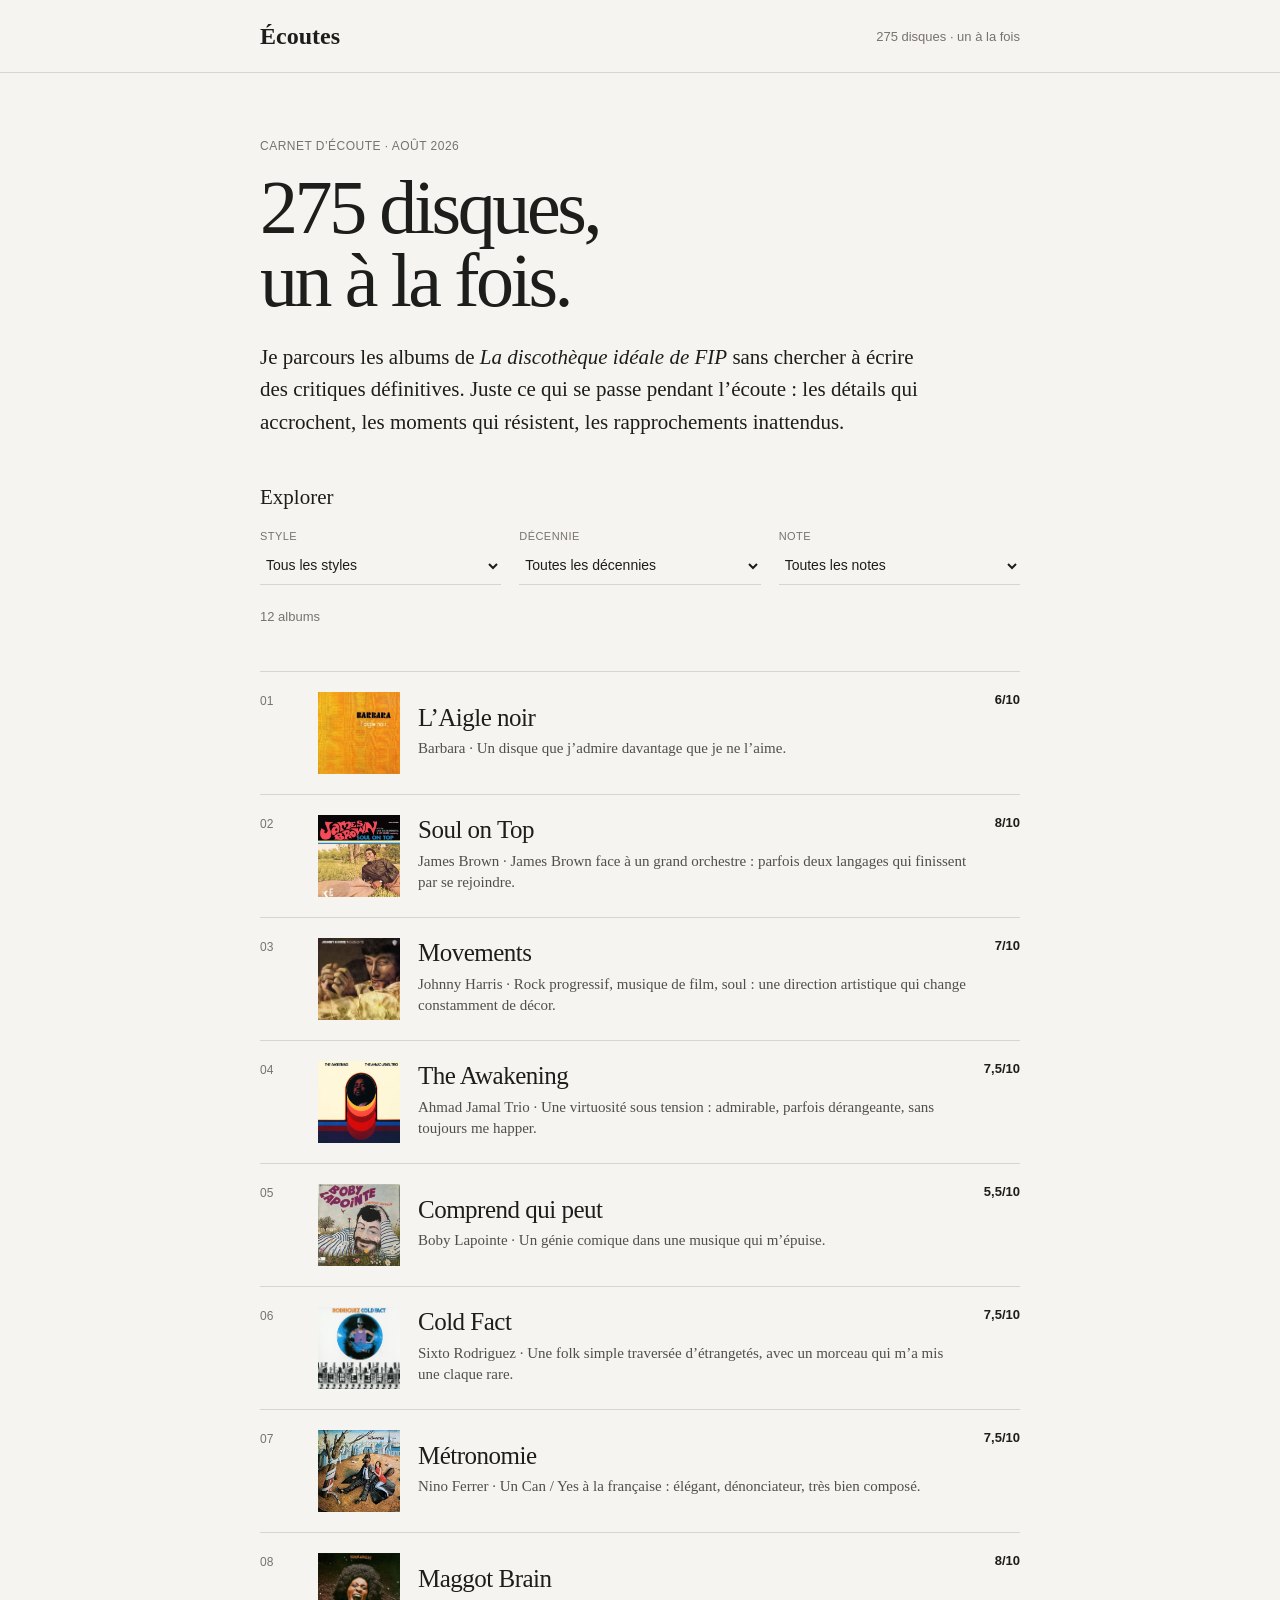
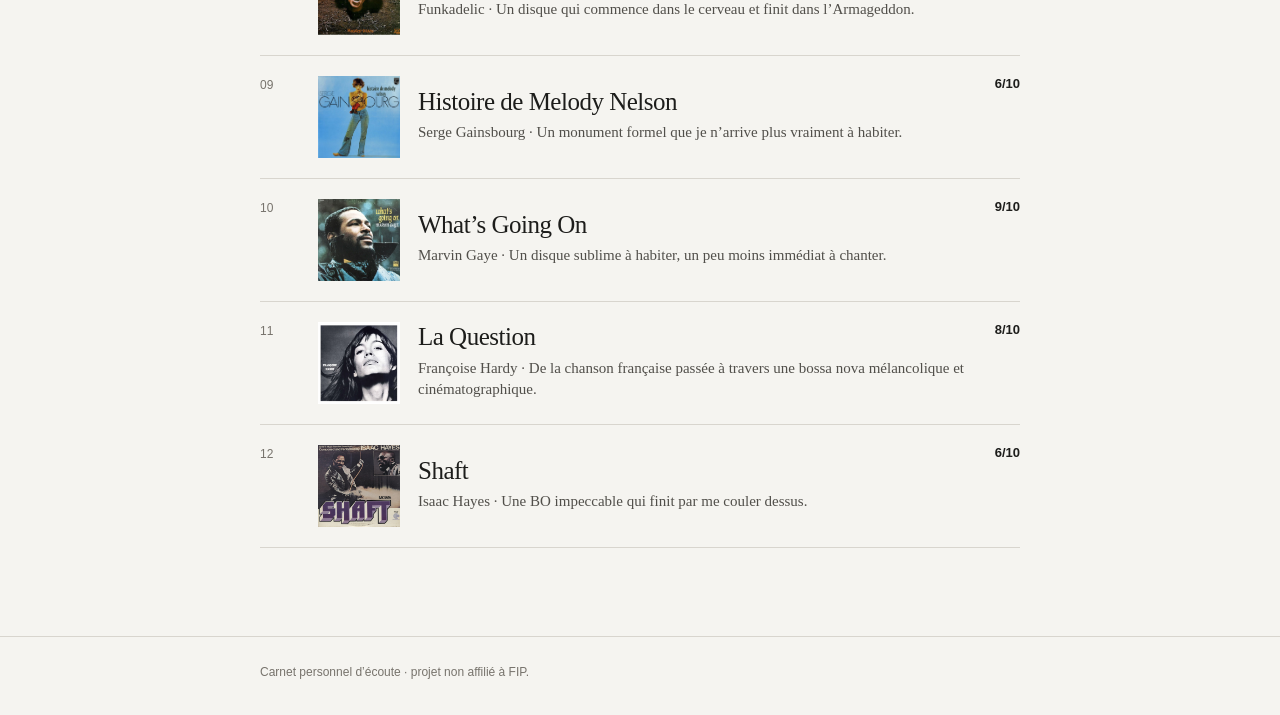
<file: index.html>
<!doctype html><html lang="fr"><head><meta charset="utf-8"><meta name="viewport" content="width=device-width, initial-scale=1"><meta name="description" content="Carnet d’écoute personnel autour de 275 albums à découvrir."><title>Écoutes — 275 disques</title><link rel="stylesheet" href="style.css"><script src="filters.js" defer></script></head><body><header><div class="wrap brand"><a href="index.html">Écoutes</a><span>275 disques · un à la fois</span></div></header><main class="wrap"><div class="meta">Carnet d’écoute · août 2026</div><h1>275 disques,<br>un à la fois.</h1><p class="lede">Je parcours les albums de <em>La discothèque idéale de FIP</em> sans chercher à écrire des critiques définitives. Juste ce qui se passe pendant l’écoute : les détails qui accrochent, les moments qui résistent, les rapprochements inattendus.</p><section class="filters" aria-labelledby="filters-title"><h2 id="filters-title">Explorer</h2><div class="filter-controls"><div class="filter-field"><label for="style-filter">Style</label><select id="style-filter" name="style" aria-controls="album-list"><option value="">Tous les styles</option></select></div><div class="filter-field"><label for="decade-filter">Décennie</label><select id="decade-filter" name="decade" aria-controls="album-list"><option value="">Toutes les décennies</option></select></div><div class="filter-field"><label for="rating-filter">Note</label><select id="rating-filter" name="rating" aria-controls="album-list"><option value="">Toutes les notes</option><option value="9">9 et plus</option><option value="8">8 et plus</option><option value="7">7 et plus</option><option value="6">6 et plus</option><option value="under-6">Moins de 6</option></select></div></div><div class="filter-summary"><p id="album-count" aria-live="polite">12 albums</p><button class="filter-reset" id="reset-filters" type="button" aria-controls="album-list" hidden>Réinitialiser</button></div></section><div class="list" id="album-list"><div class="item" data-style-tags="chanson" data-decade="1970" data-rating="6"><div class="n">01</div><a class="cover-link" href="barbara-laigle-noir.html"><img class="cover" src="covers/barbara-laigle-noir.jpg" alt="Pochette de l’album" loading="lazy"></a><div><a href="barbara-laigle-noir.html"><h2>L’Aigle noir</h2></a><p>Barbara · Un disque que j’admire davantage que je ne l’aime.</p></div><div class="score">6/10</div></div><div class="item" data-style-tags="soul funk jazz" data-decade="1970" data-rating="8"><div class="n">02</div><a class="cover-link" href="james-brown-soul-on-top.html"><img class="cover" src="covers/james-brown-soul-on-top.jpg" alt="Pochette de l’album" loading="lazy"></a><div><a href="james-brown-soul-on-top.html"><h2>Soul on Top</h2></a><p>James Brown · James Brown face à un grand orchestre : parfois deux langages qui finissent par se rejoindre.</p></div><div class="score">8/10</div></div><div class="item" data-style-tags="soul soundtrack progressive psychedelic" data-decade="1970" data-rating="7"><div class="n">03</div><a class="cover-link" href="johnny-harris-movements.html"><img class="cover" src="covers/johnny-harris-movements.png" alt="Pochette de l’album Movements de Johnny Harris" loading="lazy"></a><div><a href="johnny-harris-movements.html"><h2>Movements</h2></a><p>Johnny Harris · Rock progressif, musique de film, soul : une direction artistique qui change constamment de décor.</p></div><div class="score">7/10</div></div><div class="item" data-style-tags="jazz" data-decade="1970" data-rating="7.5"><div class="n">04</div><a class="cover-link" href="ahmad-jamal-the-awakening.html"><img class="cover" src="covers/ahmad-jamal-the-awakening.jpg" alt="Pochette de l’album" loading="lazy"></a><div><a href="ahmad-jamal-the-awakening.html"><h2>The Awakening</h2></a><p>Ahmad Jamal Trio · Une virtuosité sous tension : admirable, parfois dérangeante, sans toujours me happer.</p></div><div class="score">7,5/10</div></div><div class="item" data-style-tags="chanson" data-decade="1970" data-rating="5.5"><div class="n">05</div><a class="cover-link" href="boby-lapointe-comprend-qui-peut.html"><img class="cover" src="covers/boby-lapointe-comprend-qui-peut.webp" alt="Pochette de l’album Comprend qui peut de Boby Lapointe" loading="lazy"></a><div><a href="boby-lapointe-comprend-qui-peut.html"><h2>Comprend qui peut</h2></a><p>Boby Lapointe · Un génie comique dans une musique qui m’épuise.</p></div><div class="score">5,5/10</div></div><div class="item" data-style-tags="folk rock psychedelic" data-decade="1970" data-rating="7.5"><div class="n">06</div><a class="cover-link" href="sixto-rodriguez-cold-fact.html"><img class="cover" src="covers/sixto-rodriguez-cold-fact.jpg" alt="Pochette de l’album Cold Fact de Sixto Rodriguez" loading="lazy"></a><div><a href="sixto-rodriguez-cold-fact.html"><h2>Cold Fact</h2></a><p>Sixto Rodriguez · Une folk simple traversée d’étrangetés, avec un morceau qui m’a mis une claque rare.</p></div><div class="score">7,5/10</div></div><div class="item" data-style-tags="chanson rock progressive psychedelic" data-decade="1970" data-rating="7.5"><div class="n">07</div><a class="cover-link" href="nino-ferrer-metronomie.html"><img class="cover" src="covers/nino-ferrer-metronomie.jpg" alt="Pochette de l’album Métronomie de Nino Ferrer" loading="lazy"></a><div><a href="nino-ferrer-metronomie.html"><h2>Métronomie</h2></a><p>Nino Ferrer · Un Can / Yes à la française : élégant, dénonciateur, très bien composé.</p></div><div class="score">7,5/10</div></div><div class="item" data-style-tags="funk soul rock psychedelic" data-decade="1970" data-rating="8"><div class="n">08</div><a class="cover-link" href="funkadelic-maggot-brain.html"><img class="cover" src="covers/funkadelic-maggot-brain.jpg" alt="Pochette de l’album Maggot Brain de Funkadelic" loading="lazy"></a><div><a href="funkadelic-maggot-brain.html"><h2>Maggot Brain</h2></a><p>Funkadelic · Un disque qui commence dans le cerveau et finit dans l’Armageddon.</p></div><div class="score">8/10</div></div><div class="item" data-style-tags="chanson pop soundtrack" data-decade="1970" data-rating="6"><div class="n">09</div><a class="cover-link" href="serge-gainsbourg-histoire-de-melody-nelson.html"><img class="cover" src="covers/serge-gainsbourg-histoire-de-melody-nelson.jpg" alt="Pochette de l’album Histoire de Melody Nelson de Serge Gainsbourg" loading="lazy"></a><div><a href="serge-gainsbourg-histoire-de-melody-nelson.html"><h2>Histoire de Melody Nelson</h2></a><p>Serge Gainsbourg · Un monument formel que je n’arrive plus vraiment à habiter.</p></div><div class="score">6/10</div></div><div class="item" data-style-tags="soul funk" data-decade="1970" data-rating="9"><div class="n">10</div><a class="cover-link" href="marvin-gaye-whats-going-on.html"><img class="cover" src="covers/marvin-gaye-whats-going-on.jpg" alt="Pochette de l’album What’s Going On de Marvin Gaye" loading="lazy"></a><div><a href="marvin-gaye-whats-going-on.html"><h2>What’s Going On</h2></a><p>Marvin Gaye · Un disque sublime à habiter, un peu moins immédiat à chanter.</p></div><div class="score">9/10</div></div><div class="item" data-style-tags="chanson pop bossa" data-decade="1970" data-rating="8"><div class="n">11</div><a class="cover-link" href="francoise-hardy-la-question.html"><img class="cover" src="covers/francoise-hardy-la-question.webp" alt="Pochette de l’album La Question de Françoise Hardy" loading="lazy"></a><div><a href="francoise-hardy-la-question.html"><h2>La Question</h2></a><p>Françoise Hardy · De la chanson française passée à travers une bossa nova mélancolique et cinématographique.</p></div><div class="score">8/10</div></div><div class="item" data-style-tags="soul funk soundtrack" data-decade="1970" data-rating="6"><div class="n">12</div><a class="cover-link" href="isaac-hayes-shaft.html"><img class="cover" src="covers/isaac-hayes-shaft.jpg" alt="Pochette de l’album Shaft d’Isaac Hayes" loading="lazy"></a><div><a href="isaac-hayes-shaft.html"><h2>Shaft</h2></a><p>Isaac Hayes · Une BO impeccable qui finit par me couler dessus.</p></div><div class="score">6/10</div></div><p class="no-results" id="no-results" hidden>Aucun album ne correspond à ces filtres.</p></div></main><footer><div class="wrap">Carnet personnel d’écoute · projet non affilié à FIP.</div></footer></body></html>
</file>
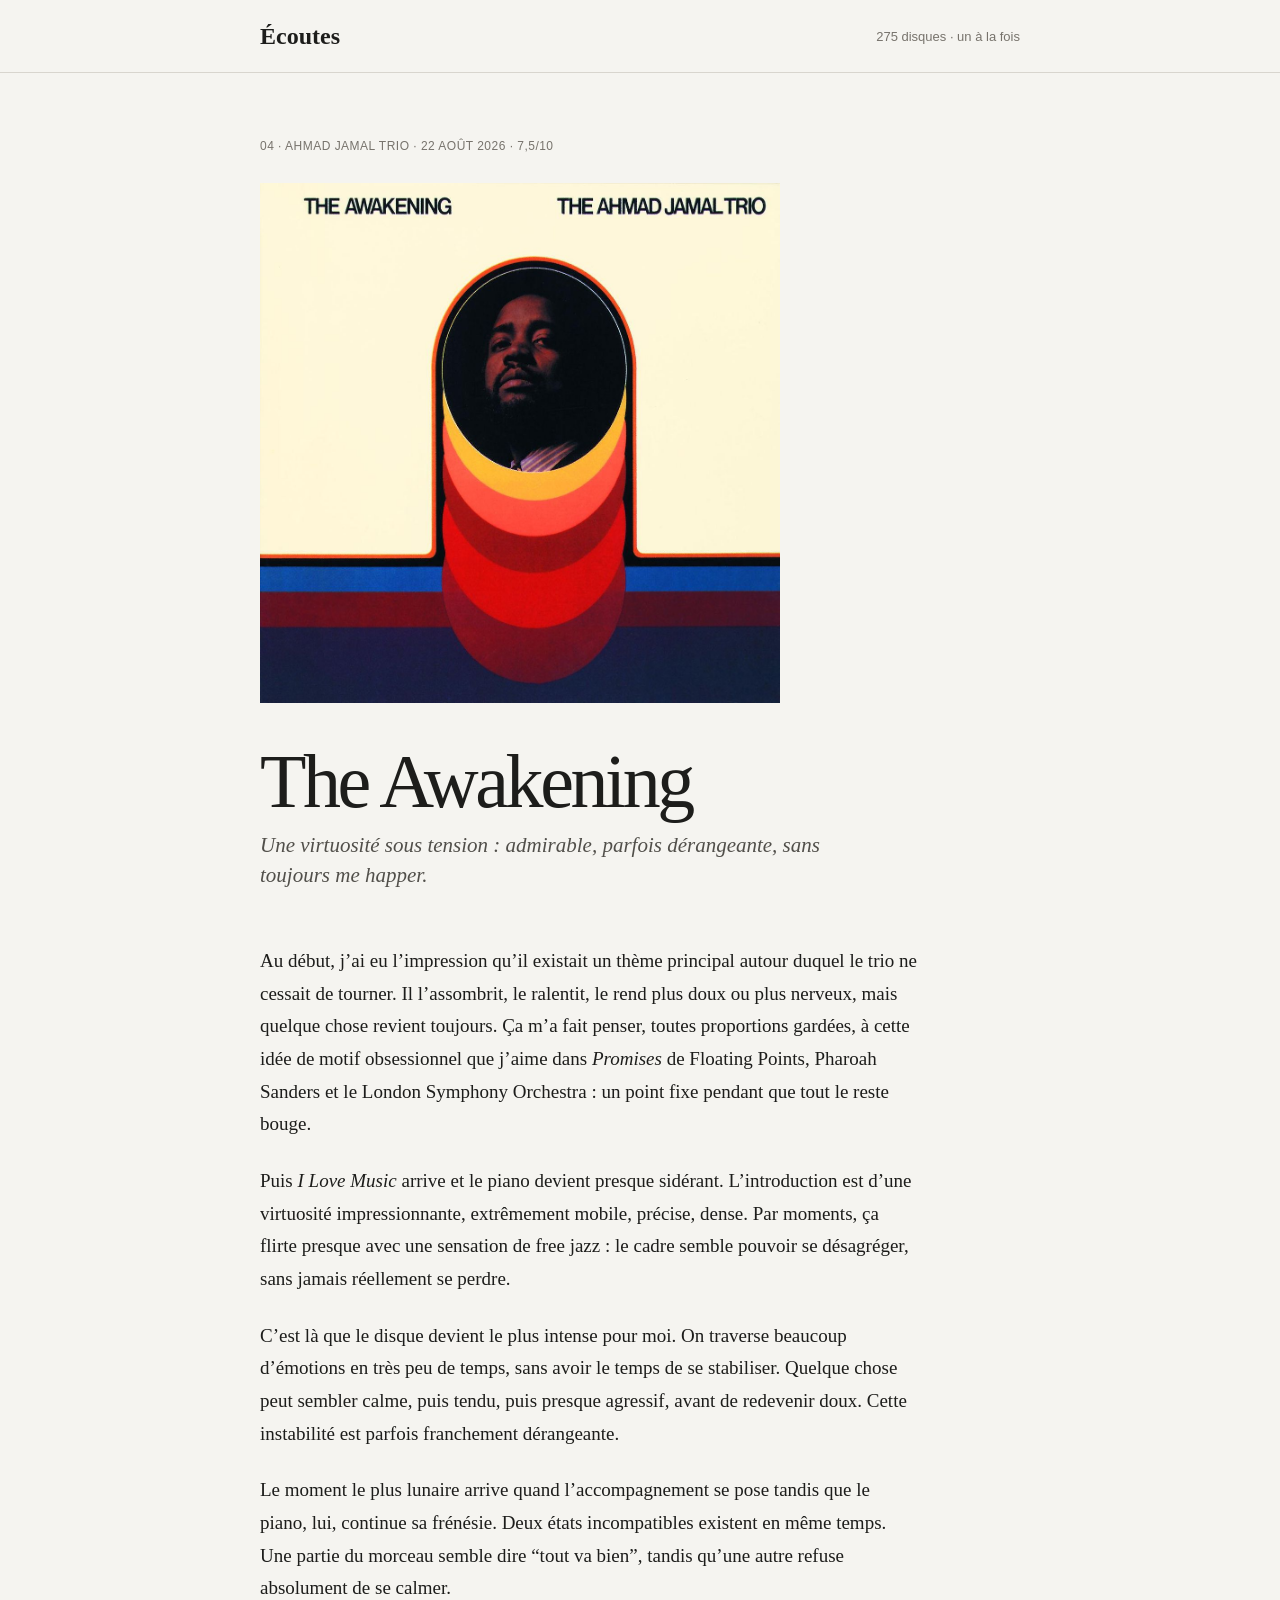
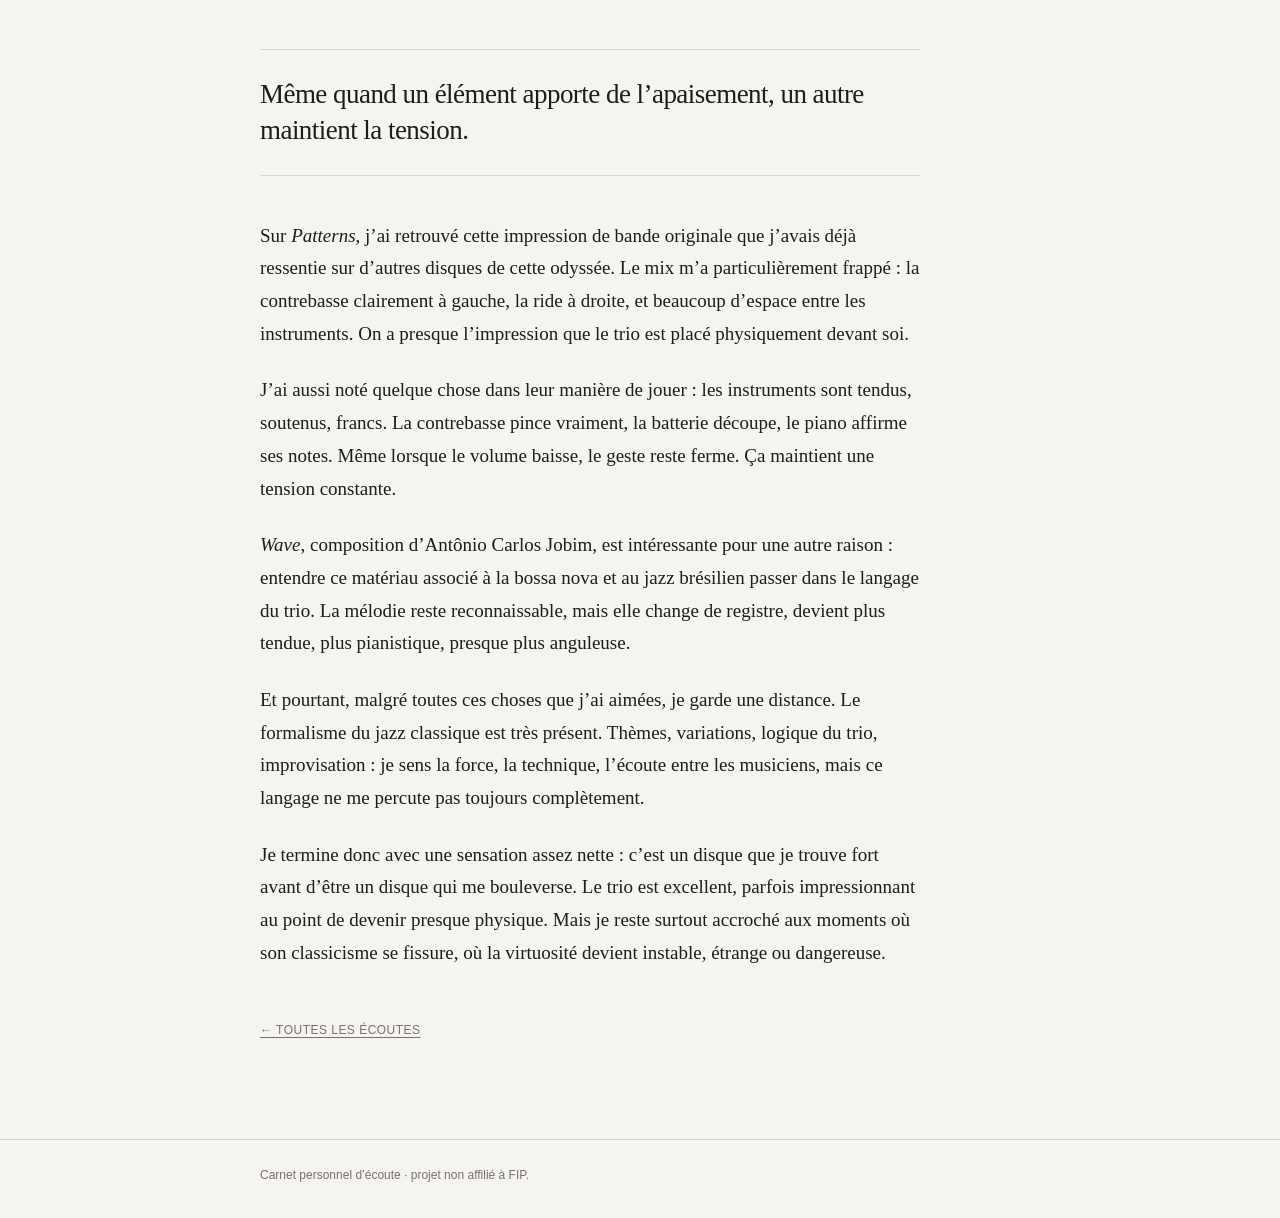
<file: ahmad-jamal-the-awakening.html>
<!doctype html><html lang="fr"><head><meta charset="utf-8"><meta name="viewport" content="width=device-width, initial-scale=1"><meta name="description" content="Une virtuosité sous tension : admirable, parfois dérangeante, sans toujours me happer."><title>The Awakening — Ahmad Jamal Trio · Écoutes</title><link rel="stylesheet" href="style.css"></head><body><header><div class="wrap brand"><a href="index.html">Écoutes</a><span>275 disques · un à la fois</span></div></header><main class="wrap"><article><div class="meta">04 · Ahmad Jamal Trio · 22 août 2026 · 7,5/10</div><img class="article-cover" src="covers/ahmad-jamal-the-awakening.jpg" alt="Pochette de l’album"><h1>The Awakening</h1><p class="authorline">Une virtuosité sous tension : admirable, parfois dérangeante, sans toujours me happer.</p><div class="text"><p>Au début, j’ai eu l’impression qu’il existait un thème principal autour duquel le trio ne cessait de tourner. Il l’assombrit, le ralentit, le rend plus doux ou plus nerveux, mais quelque chose revient toujours. Ça m’a fait penser, toutes proportions gardées, à cette idée de motif obsessionnel que j’aime dans <em>Promises</em> de Floating Points, Pharoah Sanders et le London Symphony Orchestra : un point fixe pendant que tout le reste bouge.</p><p>Puis <em>I Love Music</em> arrive et le piano devient presque sidérant. L’introduction est d’une virtuosité impressionnante, extrêmement mobile, précise, dense. Par moments, ça flirte presque avec une sensation de free jazz : le cadre semble pouvoir se désagréger, sans jamais réellement se perdre.</p><p>C’est là que le disque devient le plus intense pour moi. On traverse beaucoup d’émotions en très peu de temps, sans avoir le temps de se stabiliser. Quelque chose peut sembler calme, puis tendu, puis presque agressif, avant de redevenir doux. Cette instabilité est parfois franchement dérangeante.</p><p>Le moment le plus lunaire arrive quand l’accompagnement se pose tandis que le piano, lui, continue sa frénésie. Deux états incompatibles existent en même temps. Une partie du morceau semble dire “tout va bien”, tandis qu’une autre refuse absolument de se calmer.</p><p class="pull">Même quand un élément apporte de l’apaisement, un autre maintient la tension.</p><p>Sur <em>Patterns</em>, j’ai retrouvé cette impression de bande originale que j’avais déjà ressentie sur d’autres disques de cette odyssée. Le mix m’a particulièrement frappé : la contrebasse clairement à gauche, la ride à droite, et beaucoup d’espace entre les instruments. On a presque l’impression que le trio est placé physiquement devant soi.</p><p>J’ai aussi noté quelque chose dans leur manière de jouer : les instruments sont tendus, soutenus, francs. La contrebasse pince vraiment, la batterie découpe, le piano affirme ses notes. Même lorsque le volume baisse, le geste reste ferme. Ça maintient une tension constante.</p><p><em>Wave</em>, composition d’Antônio Carlos Jobim, est intéressante pour une autre raison : entendre ce matériau associé à la bossa nova et au jazz brésilien passer dans le langage du trio. La mélodie reste reconnaissable, mais elle change de registre, devient plus tendue, plus pianistique, presque plus anguleuse.</p><p>Et pourtant, malgré toutes ces choses que j’ai aimées, je garde une distance. Le formalisme du jazz classique est très présent. Thèmes, variations, logique du trio, improvisation : je sens la force, la technique, l’écoute entre les musiciens, mais ce langage ne me percute pas toujours complètement.</p><p>Je termine donc avec une sensation assez nette : c’est un disque que je trouve fort avant d’être un disque qui me bouleverse. Le trio est excellent, parfois impressionnant au point de devenir presque physique. Mais je reste surtout accroché aux moments où son classicisme se fissure, où la virtuosité devient instable, étrange ou dangereuse.</p></div><p class="meta" style="margin-top:52px"><a href="index.html">← Toutes les écoutes</a></p></article></main><footer><div class="wrap">Carnet personnel d’écoute · projet non affilié à FIP.</div></footer></body></html>
</file>
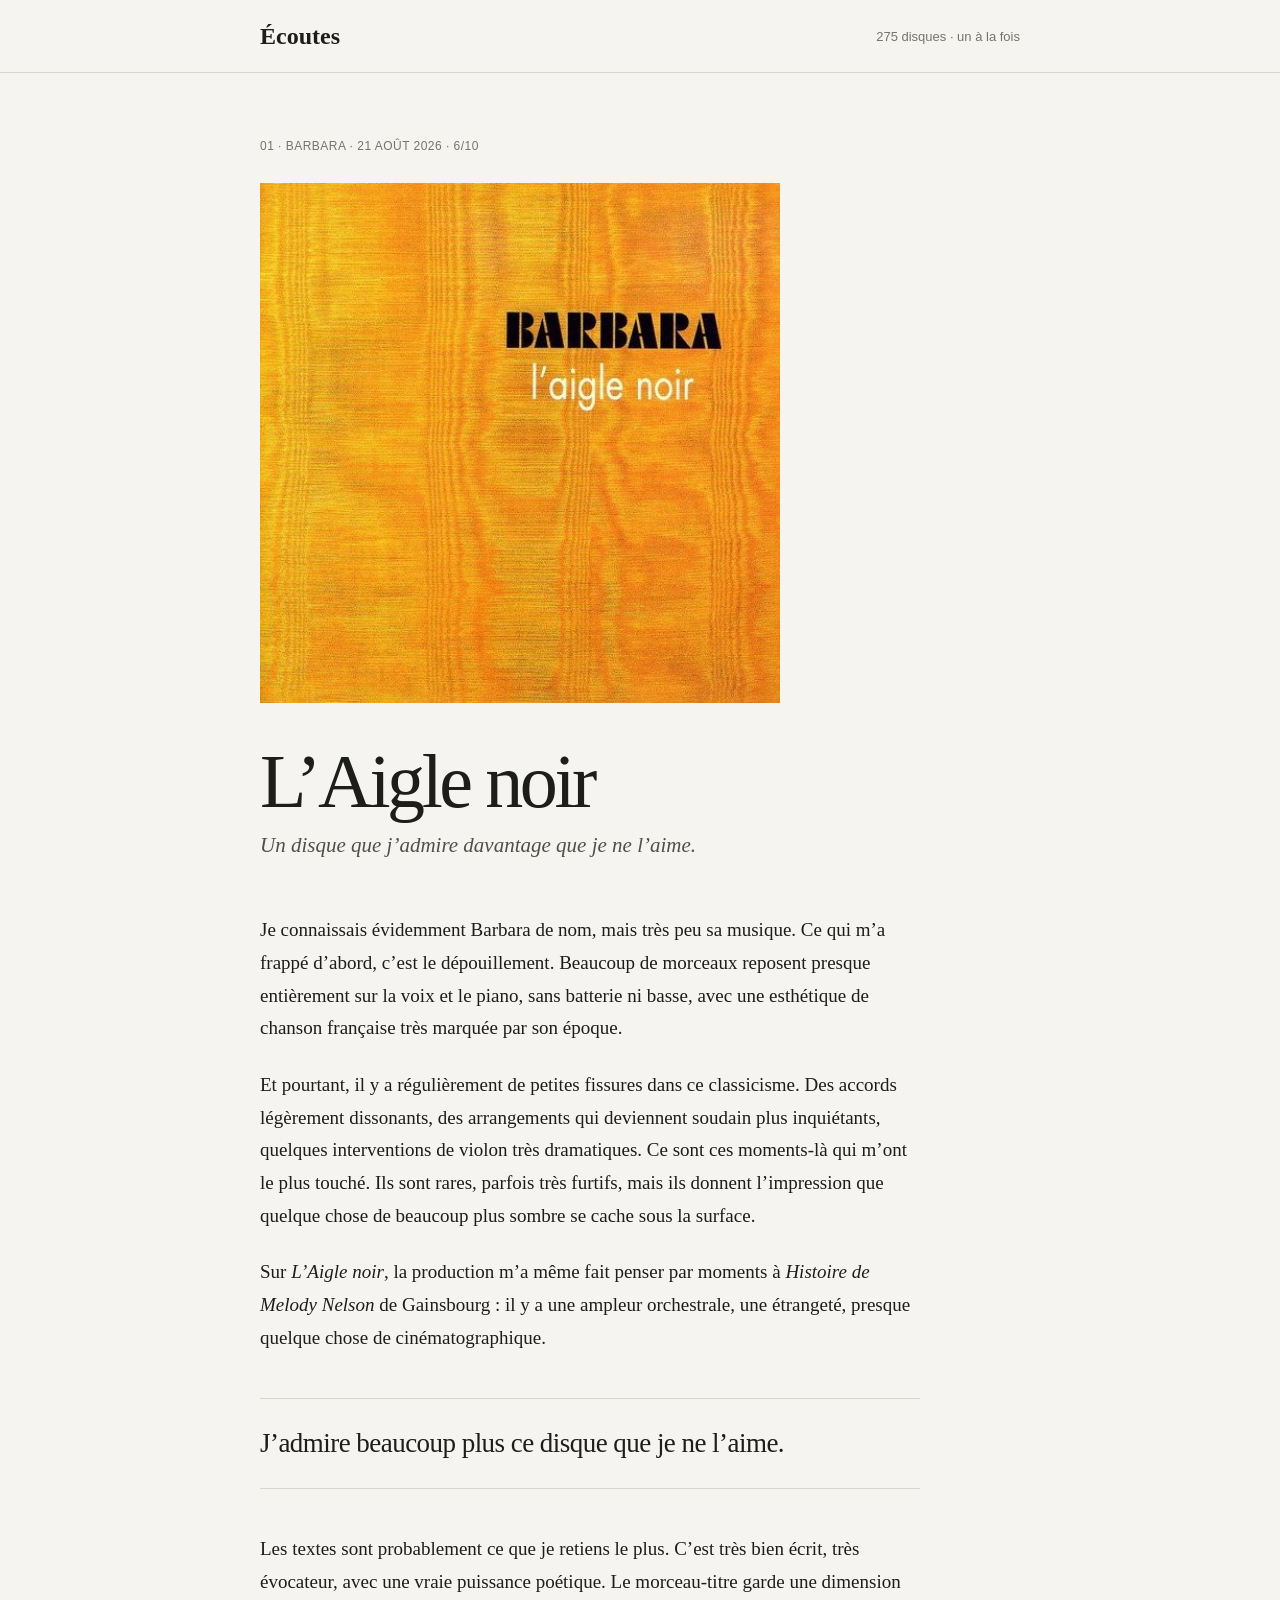
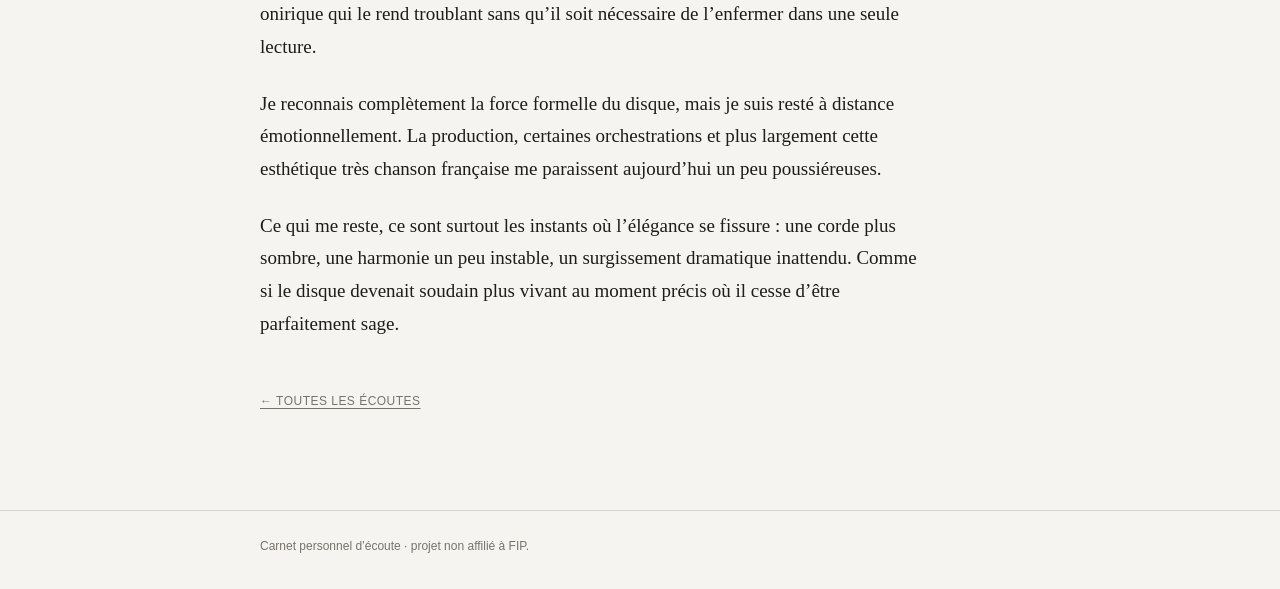
<file: barbara-laigle-noir.html>
<!doctype html><html lang="fr"><head><meta charset="utf-8"><meta name="viewport" content="width=device-width, initial-scale=1"><meta name="description" content="Un disque que j’admire davantage que je ne l’aime."><title>L’Aigle noir — Barbara · Écoutes</title><link rel="stylesheet" href="style.css"></head><body><header><div class="wrap brand"><a href="index.html">Écoutes</a><span>275 disques · un à la fois</span></div></header><main class="wrap"><article><div class="meta">01 · Barbara · 21 août 2026 · 6/10</div><img class="article-cover" src="covers/barbara-laigle-noir.jpg" alt="Pochette de l’album"><h1>L’Aigle noir</h1><p class="authorline">Un disque que j’admire davantage que je ne l’aime.</p><div class="text"><p>Je connaissais évidemment Barbara de nom, mais très peu sa musique. Ce qui m’a frappé d’abord, c’est le dépouillement. Beaucoup de morceaux reposent presque entièrement sur la voix et le piano, sans batterie ni basse, avec une esthétique de chanson française très marquée par son époque.</p><p>Et pourtant, il y a régulièrement de petites fissures dans ce classicisme. Des accords légèrement dissonants, des arrangements qui deviennent soudain plus inquiétants, quelques interventions de violon très dramatiques. Ce sont ces moments-là qui m’ont le plus touché. Ils sont rares, parfois très furtifs, mais ils donnent l’impression que quelque chose de beaucoup plus sombre se cache sous la surface.</p><p>Sur <em>L’Aigle noir</em>, la production m’a même fait penser par moments à <em>Histoire de Melody Nelson</em> de Gainsbourg : il y a une ampleur orchestrale, une étrangeté, presque quelque chose de cinématographique.</p><p class="pull">J’admire beaucoup plus ce disque que je ne l’aime.</p><p>Les textes sont probablement ce que je retiens le plus. C’est très bien écrit, très évocateur, avec une vraie puissance poétique. Le morceau-titre garde une dimension onirique qui le rend troublant sans qu’il soit nécessaire de l’enfermer dans une seule lecture.</p><p>Je reconnais complètement la force formelle du disque, mais je suis resté à distance émotionnellement. La production, certaines orchestrations et plus largement cette esthétique très chanson française me paraissent aujourd’hui un peu poussiéreuses.</p><p>Ce qui me reste, ce sont surtout les instants où l’élégance se fissure : une corde plus sombre, une harmonie un peu instable, un surgissement dramatique inattendu. Comme si le disque devenait soudain plus vivant au moment précis où il cesse d’être parfaitement sage.</p></div><p class="meta" style="margin-top:52px"><a href="index.html">← Toutes les écoutes</a></p></article></main><footer><div class="wrap">Carnet personnel d’écoute · projet non affilié à FIP.</div></footer></body></html>
</file>
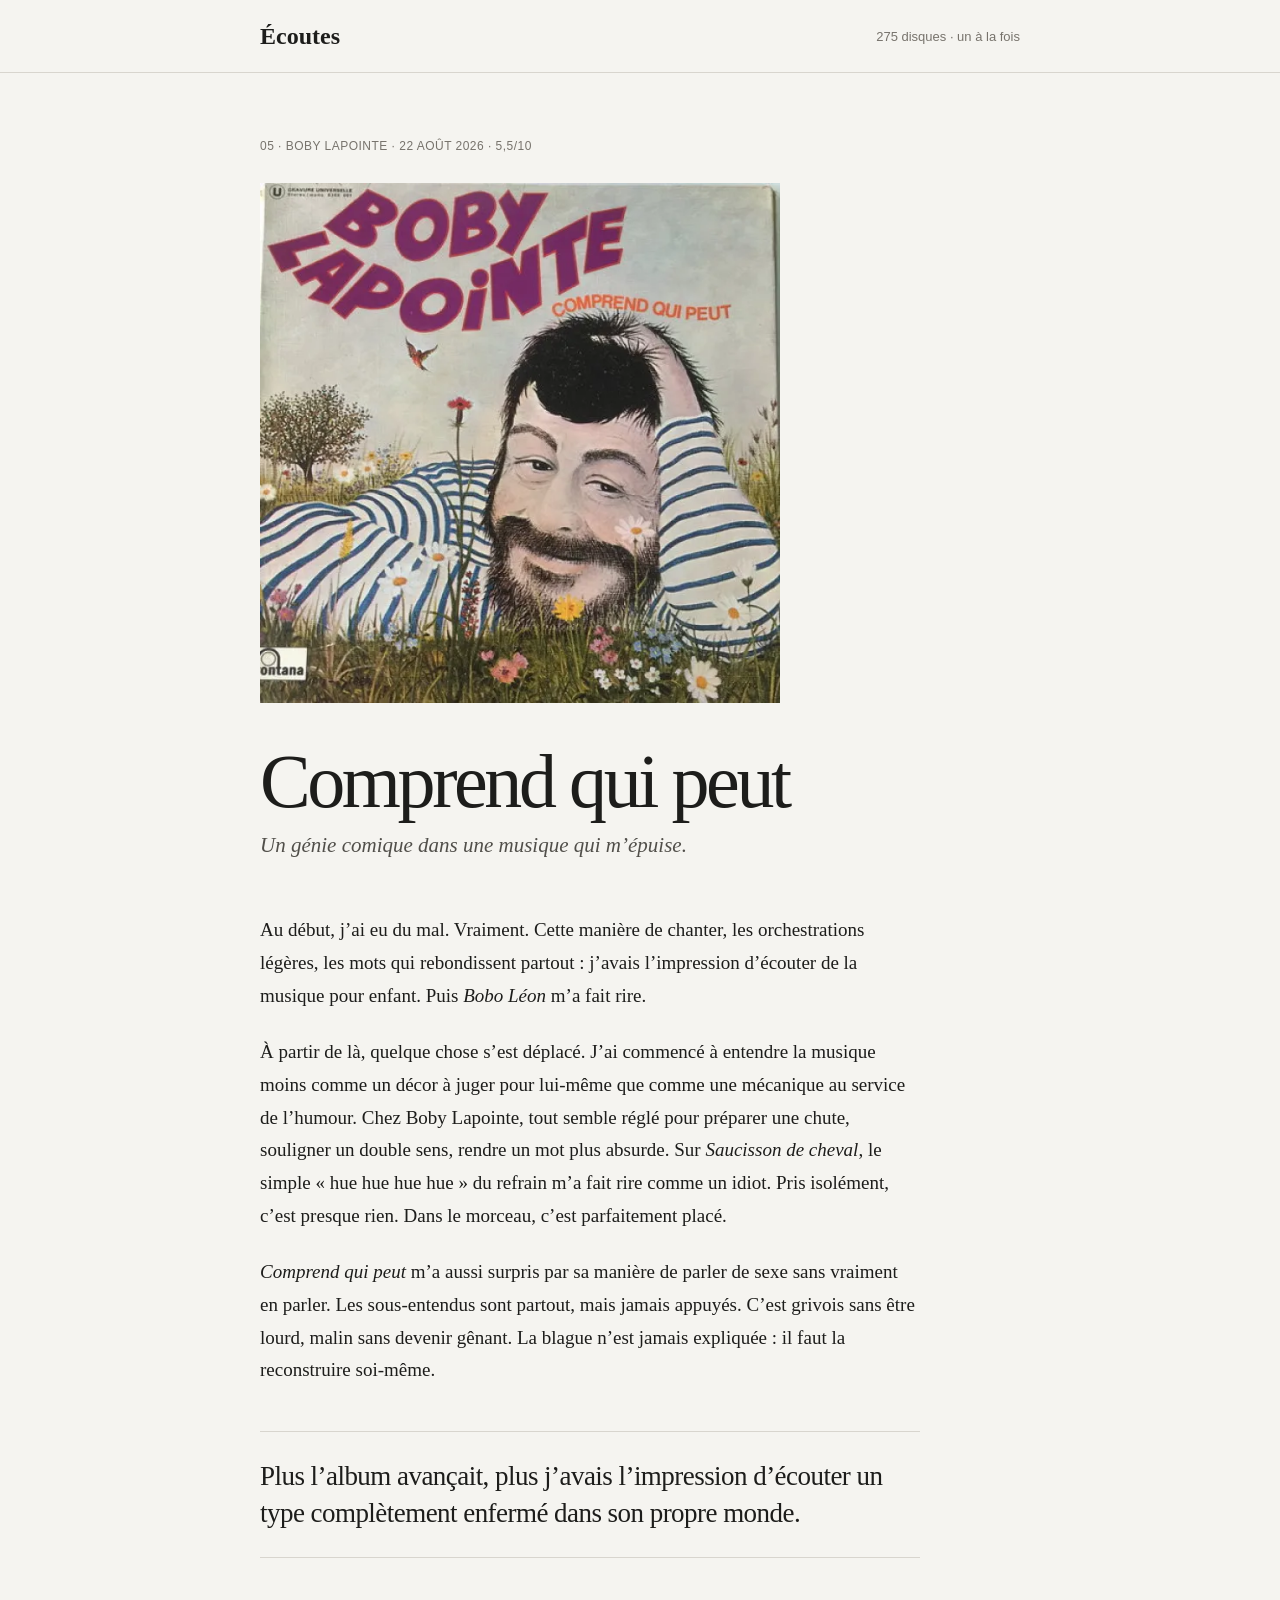
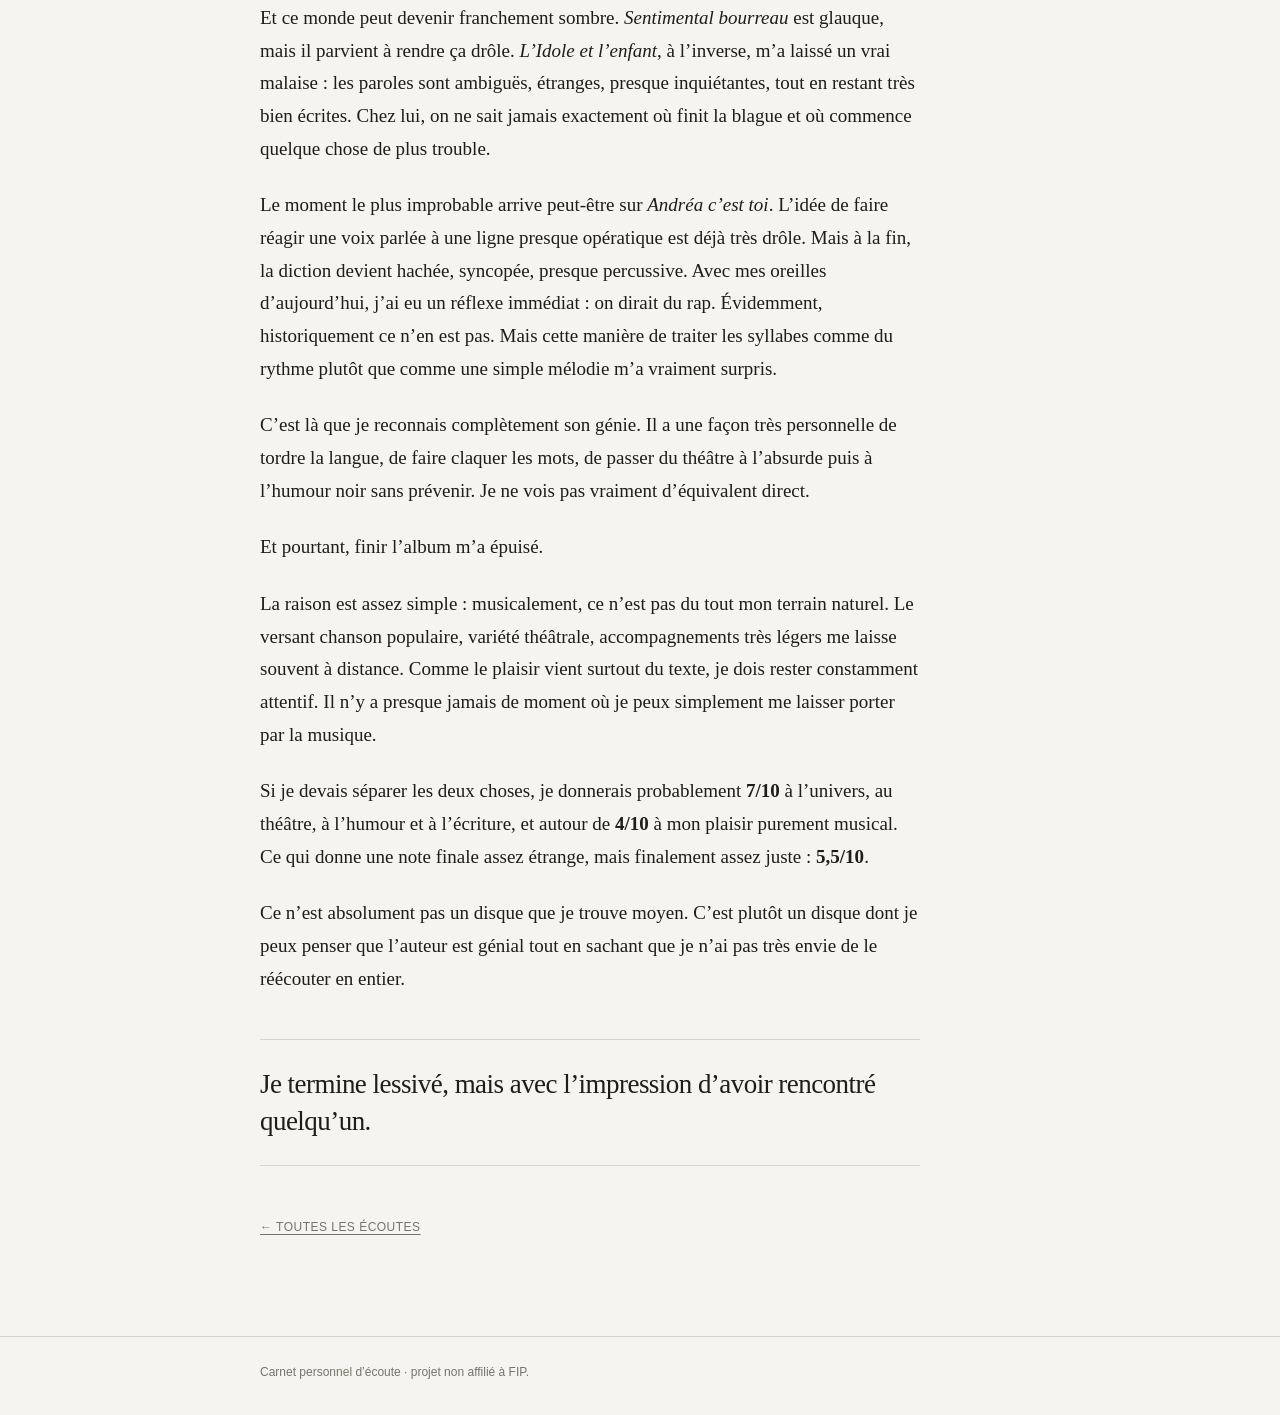
<file: boby-lapointe-comprend-qui-peut.html>
<!doctype html><html lang="fr"><head><meta charset="utf-8"><meta name="viewport" content="width=device-width, initial-scale=1"><meta name="description" content="Boby Lapointe : un génie comique dans une musique qui m’épuise."><title>Comprend qui peut — Boby Lapointe · Écoutes</title><link rel="stylesheet" href="style.css"></head><body><header><div class="wrap brand"><a href="index.html">Écoutes</a><span>275 disques · un à la fois</span></div></header><main class="wrap"><article><div class="meta">05 · Boby Lapointe · 22 août 2026 · 5,5/10</div><img class="article-cover" src="covers/boby-lapointe-comprend-qui-peut.webp" alt="Pochette de l’album Comprend qui peut de Boby Lapointe"><h1>Comprend qui peut</h1><p class="authorline">Un génie comique dans une musique qui m’épuise.</p><div class="text"><p>Au début, j’ai eu du mal. Vraiment. Cette manière de chanter, les orchestrations légères, les mots qui rebondissent partout : j’avais l’impression d’écouter de la musique pour enfant. Puis <em>Bobo Léon</em> m’a fait rire.</p><p>À partir de là, quelque chose s’est déplacé. J’ai commencé à entendre la musique moins comme un décor à juger pour lui-même que comme une mécanique au service de l’humour. Chez Boby Lapointe, tout semble réglé pour préparer une chute, souligner un double sens, rendre un mot plus absurde. Sur <em>Saucisson de cheval</em>, le simple « hue hue hue hue » du refrain m’a fait rire comme un idiot. Pris isolément, c’est presque rien. Dans le morceau, c’est parfaitement placé.</p><p><em>Comprend qui peut</em> m’a aussi surpris par sa manière de parler de sexe sans vraiment en parler. Les sous-entendus sont partout, mais jamais appuyés. C’est grivois sans être lourd, malin sans devenir gênant. La blague n’est jamais expliquée : il faut la reconstruire soi-même.</p><p class="pull">Plus l’album avançait, plus j’avais l’impression d’écouter un type complètement enfermé dans son propre monde.</p><p>Et ce monde peut devenir franchement sombre. <em>Sentimental bourreau</em> est glauque, mais il parvient à rendre ça drôle. <em>L’Idole et l’enfant</em>, à l’inverse, m’a laissé un vrai malaise : les paroles sont ambiguës, étranges, presque inquiétantes, tout en restant très bien écrites. Chez lui, on ne sait jamais exactement où finit la blague et où commence quelque chose de plus trouble.</p><p>Le moment le plus improbable arrive peut-être sur <em>Andréa c’est toi</em>. L’idée de faire réagir une voix parlée à une ligne presque opératique est déjà très drôle. Mais à la fin, la diction devient hachée, syncopée, presque percussive. Avec mes oreilles d’aujourd’hui, j’ai eu un réflexe immédiat : on dirait du rap. Évidemment, historiquement ce n’en est pas. Mais cette manière de traiter les syllabes comme du rythme plutôt que comme une simple mélodie m’a vraiment surpris.</p><p>C’est là que je reconnais complètement son génie. Il a une façon très personnelle de tordre la langue, de faire claquer les mots, de passer du théâtre à l’absurde puis à l’humour noir sans prévenir. Je ne vois pas vraiment d’équivalent direct.</p><p>Et pourtant, finir l’album m’a épuisé.</p><p>La raison est assez simple : musicalement, ce n’est pas du tout mon terrain naturel. Le versant chanson populaire, variété théâtrale, accompagnements très légers me laisse souvent à distance. Comme le plaisir vient surtout du texte, je dois rester constamment attentif. Il n’y a presque jamais de moment où je peux simplement me laisser porter par la musique.</p><p>Si je devais séparer les deux choses, je donnerais probablement <strong>7/10</strong> à l’univers, au théâtre, à l’humour et à l’écriture, et autour de <strong>4/10</strong> à mon plaisir purement musical. Ce qui donne une note finale assez étrange, mais finalement assez juste : <strong>5,5/10</strong>.</p><p>Ce n’est absolument pas un disque que je trouve moyen. C’est plutôt un disque dont je peux penser que l’auteur est génial tout en sachant que je n’ai pas très envie de le réécouter en entier.</p><p class="pull">Je termine lessivé, mais avec l’impression d’avoir rencontré quelqu’un.</p></div><p class="meta" style="margin-top:52px"><a href="index.html">← Toutes les écoutes</a></p></article></main><footer><div class="wrap">Carnet personnel d’écoute · projet non affilié à FIP.</div></footer></body></html>
</file>
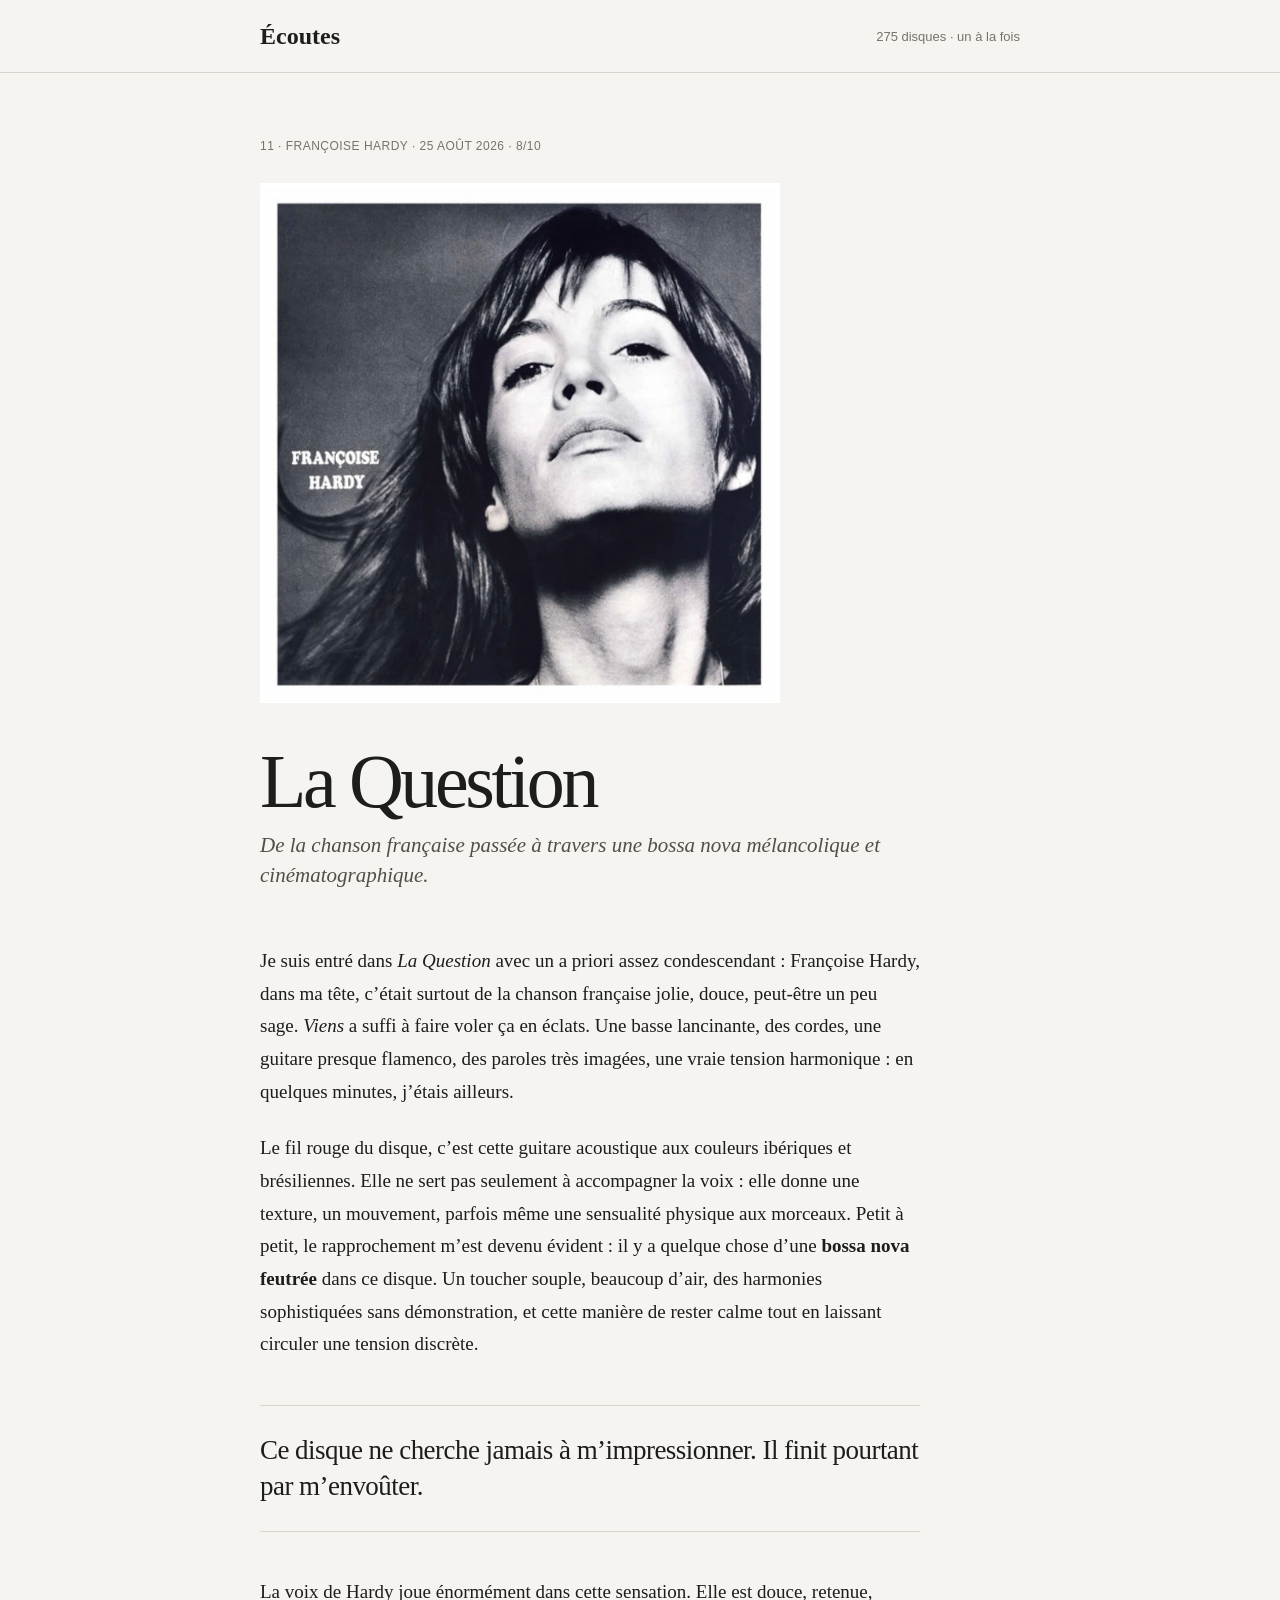
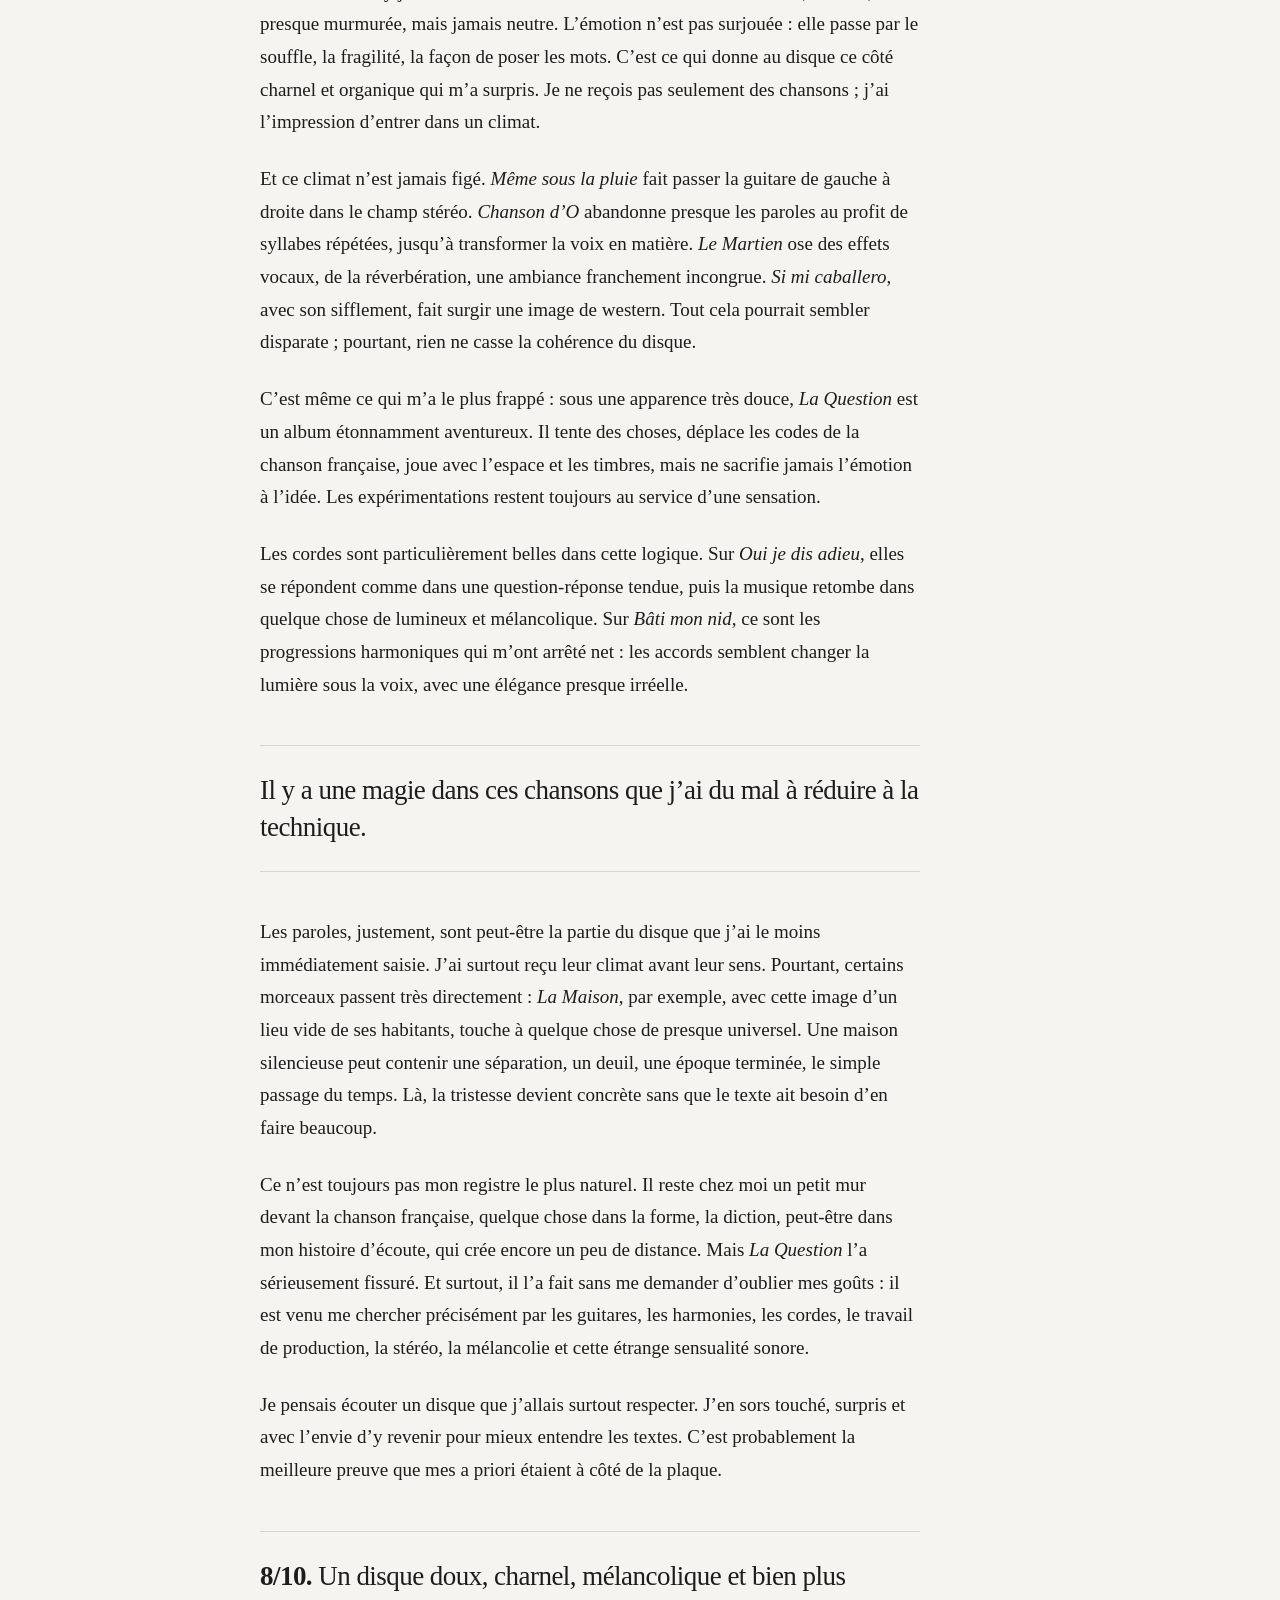
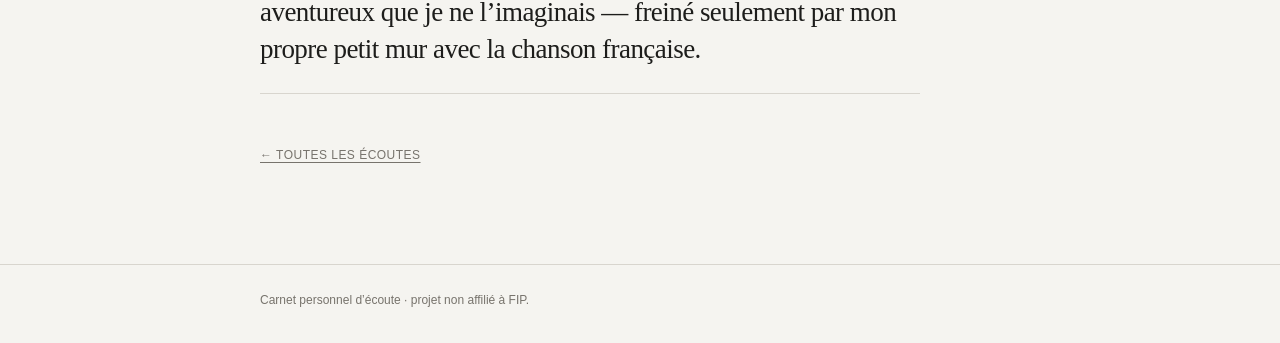
<file: francoise-hardy-la-question.html>
<!doctype html><html lang="fr"><head><meta charset="utf-8"><meta name="viewport" content="width=device-width, initial-scale=1"><meta name="description" content="La Question de Françoise Hardy : une chanson française feutrée, charnelle et étonnamment aventureuse, entre bossa, cordes, guitare ibérique et mélancolie."><title>La Question — Françoise Hardy · Écoutes</title><link rel="stylesheet" href="style.css"></head><body><header><div class="wrap brand"><a href="index.html">Écoutes</a><span>275 disques · un à la fois</span></div></header><main class="wrap"><article><div class="meta">11 · Françoise Hardy · 25 août 2026 · 8/10</div><img class="article-cover" src="covers/francoise-hardy-la-question.webp" alt="Pochette de l’album La Question de Françoise Hardy"><h1>La Question</h1><p class="authorline">De la chanson française passée à travers une bossa nova mélancolique et cinématographique.</p><div class="text"><p>Je suis entré dans <em>La Question</em> avec un a priori assez condescendant : Françoise Hardy, dans ma tête, c’était surtout de la chanson française jolie, douce, peut-être un peu sage. <em>Viens</em> a suffi à faire voler ça en éclats. Une basse lancinante, des cordes, une guitare presque flamenco, des paroles très imagées, une vraie tension harmonique : en quelques minutes, j’étais ailleurs.</p><p>Le fil rouge du disque, c’est cette guitare acoustique aux couleurs ibériques et brésiliennes. Elle ne sert pas seulement à accompagner la voix : elle donne une texture, un mouvement, parfois même une sensualité physique aux morceaux. Petit à petit, le rapprochement m’est devenu évident : il y a quelque chose d’une <strong>bossa nova feutrée</strong> dans ce disque. Un toucher souple, beaucoup d’air, des harmonies sophistiquées sans démonstration, et cette manière de rester calme tout en laissant circuler une tension discrète.</p><p class="pull">Ce disque ne cherche jamais à m’impressionner. Il finit pourtant par m’envoûter.</p><p>La voix de Hardy joue énormément dans cette sensation. Elle est douce, retenue, presque murmurée, mais jamais neutre. L’émotion n’est pas surjouée : elle passe par le souffle, la fragilité, la façon de poser les mots. C’est ce qui donne au disque ce côté charnel et organique qui m’a surpris. Je ne reçois pas seulement des chansons ; j’ai l’impression d’entrer dans un climat.</p><p>Et ce climat n’est jamais figé. <em>Même sous la pluie</em> fait passer la guitare de gauche à droite dans le champ stéréo. <em>Chanson d’O</em> abandonne presque les paroles au profit de syllabes répétées, jusqu’à transformer la voix en matière. <em>Le Martien</em> ose des effets vocaux, de la réverbération, une ambiance franchement incongrue. <em>Si mi caballero</em>, avec son sifflement, fait surgir une image de western. Tout cela pourrait sembler disparate ; pourtant, rien ne casse la cohérence du disque.</p><p>C’est même ce qui m’a le plus frappé : sous une apparence très douce, <em>La Question</em> est un album étonnamment aventureux. Il tente des choses, déplace les codes de la chanson française, joue avec l’espace et les timbres, mais ne sacrifie jamais l’émotion à l’idée. Les expérimentations restent toujours au service d’une sensation.</p><p>Les cordes sont particulièrement belles dans cette logique. Sur <em>Oui je dis adieu</em>, elles se répondent comme dans une question-réponse tendue, puis la musique retombe dans quelque chose de lumineux et mélancolique. Sur <em>Bâti mon nid</em>, ce sont les progressions harmoniques qui m’ont arrêté net : les accords semblent changer la lumière sous la voix, avec une élégance presque irréelle.</p><p class="pull">Il y a une magie dans ces chansons que j’ai du mal à réduire à la technique.</p><p>Les paroles, justement, sont peut-être la partie du disque que j’ai le moins immédiatement saisie. J’ai surtout reçu leur climat avant leur sens. Pourtant, certains morceaux passent très directement : <em>La Maison</em>, par exemple, avec cette image d’un lieu vide de ses habitants, touche à quelque chose de presque universel. Une maison silencieuse peut contenir une séparation, un deuil, une époque terminée, le simple passage du temps. Là, la tristesse devient concrète sans que le texte ait besoin d’en faire beaucoup.</p><p>Ce n’est toujours pas mon registre le plus naturel. Il reste chez moi un petit mur devant la chanson française, quelque chose dans la forme, la diction, peut-être dans mon histoire d’écoute, qui crée encore un peu de distance. Mais <em>La Question</em> l’a sérieusement fissuré. Et surtout, il l’a fait sans me demander d’oublier mes goûts : il est venu me chercher précisément par les guitares, les harmonies, les cordes, le travail de production, la stéréo, la mélancolie et cette étrange sensualité sonore.</p><p>Je pensais écouter un disque que j’allais surtout respecter. J’en sors touché, surpris et avec l’envie d’y revenir pour mieux entendre les textes. C’est probablement la meilleure preuve que mes a priori étaient à côté de la plaque.</p><p class="pull"><strong>8/10.</strong> Un disque doux, charnel, mélancolique et bien plus aventureux que je ne l’imaginais — freiné seulement par mon propre petit mur avec la chanson française.</p></div><p class="meta" style="margin-top:52px"><a href="index.html">← Toutes les écoutes</a></p></article></main><footer><div class="wrap">Carnet personnel d’écoute · projet non affilié à FIP.</div></footer></body></html>
</file>
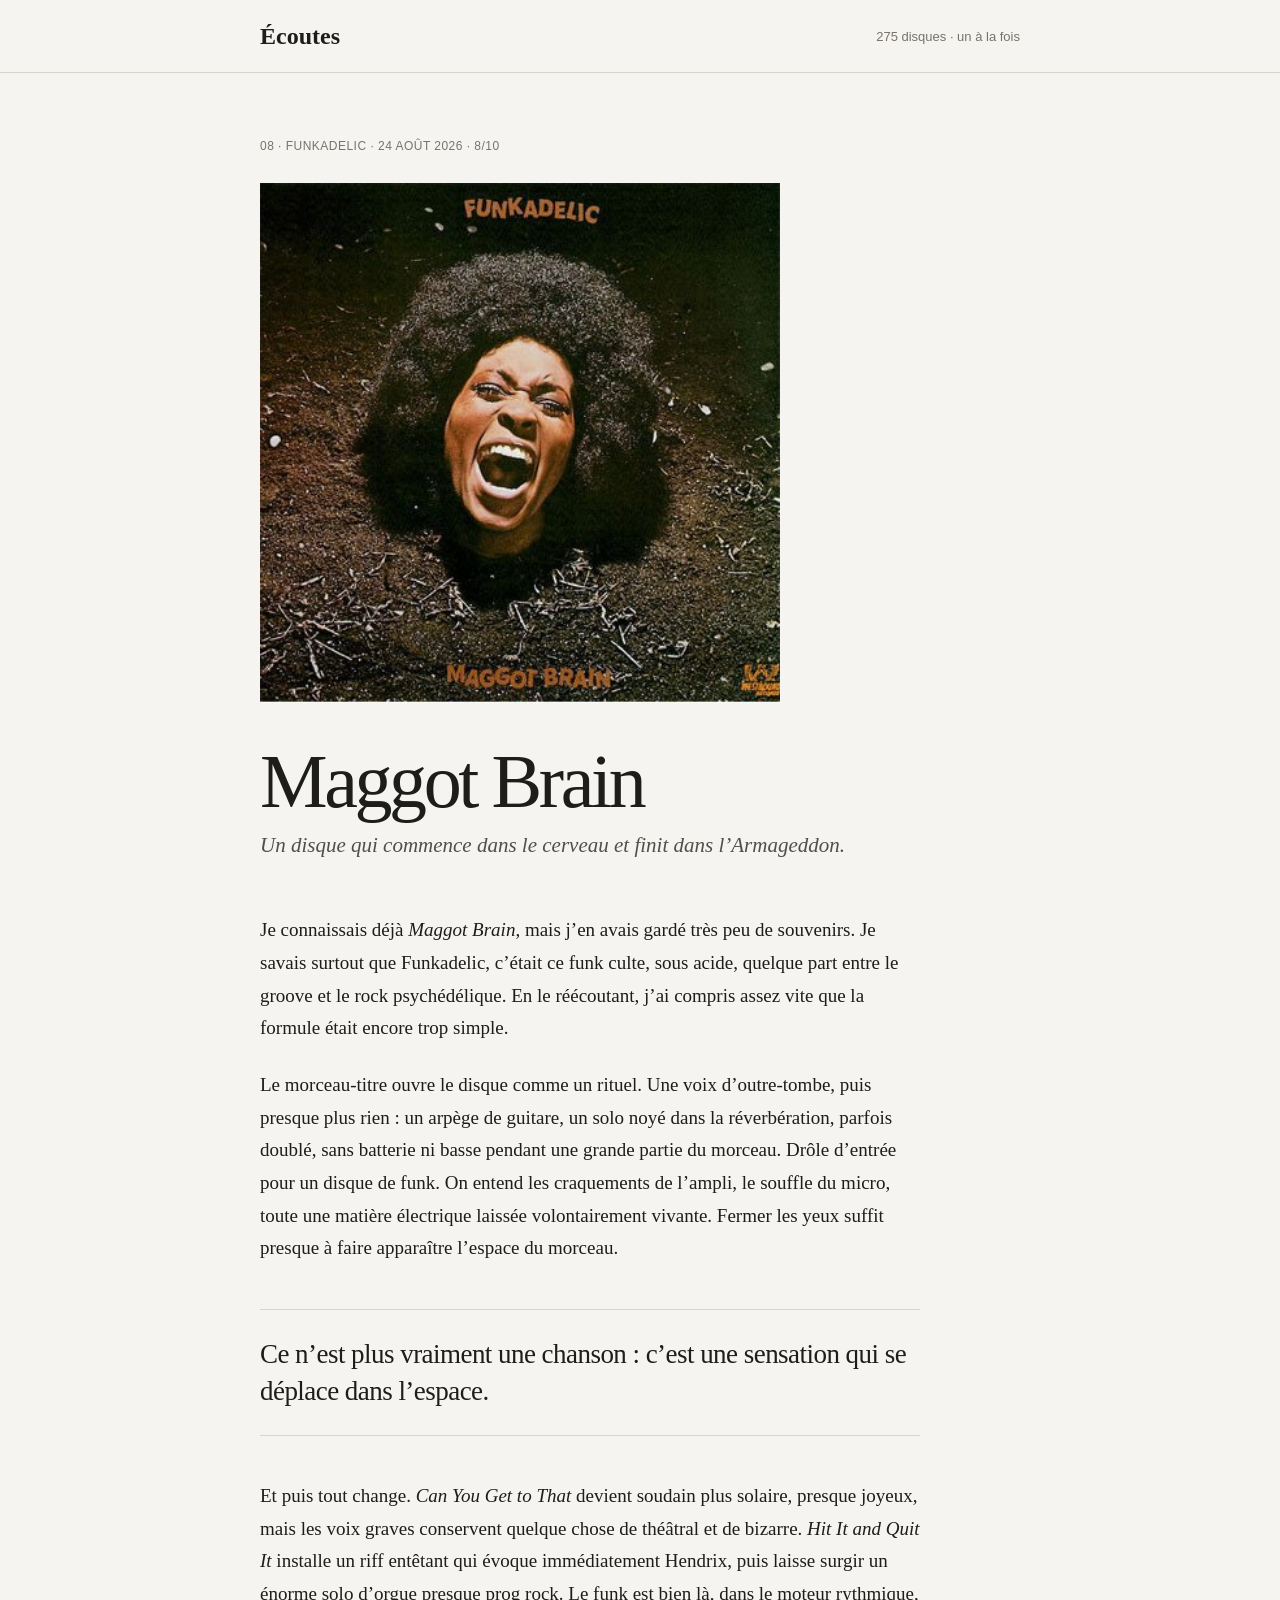
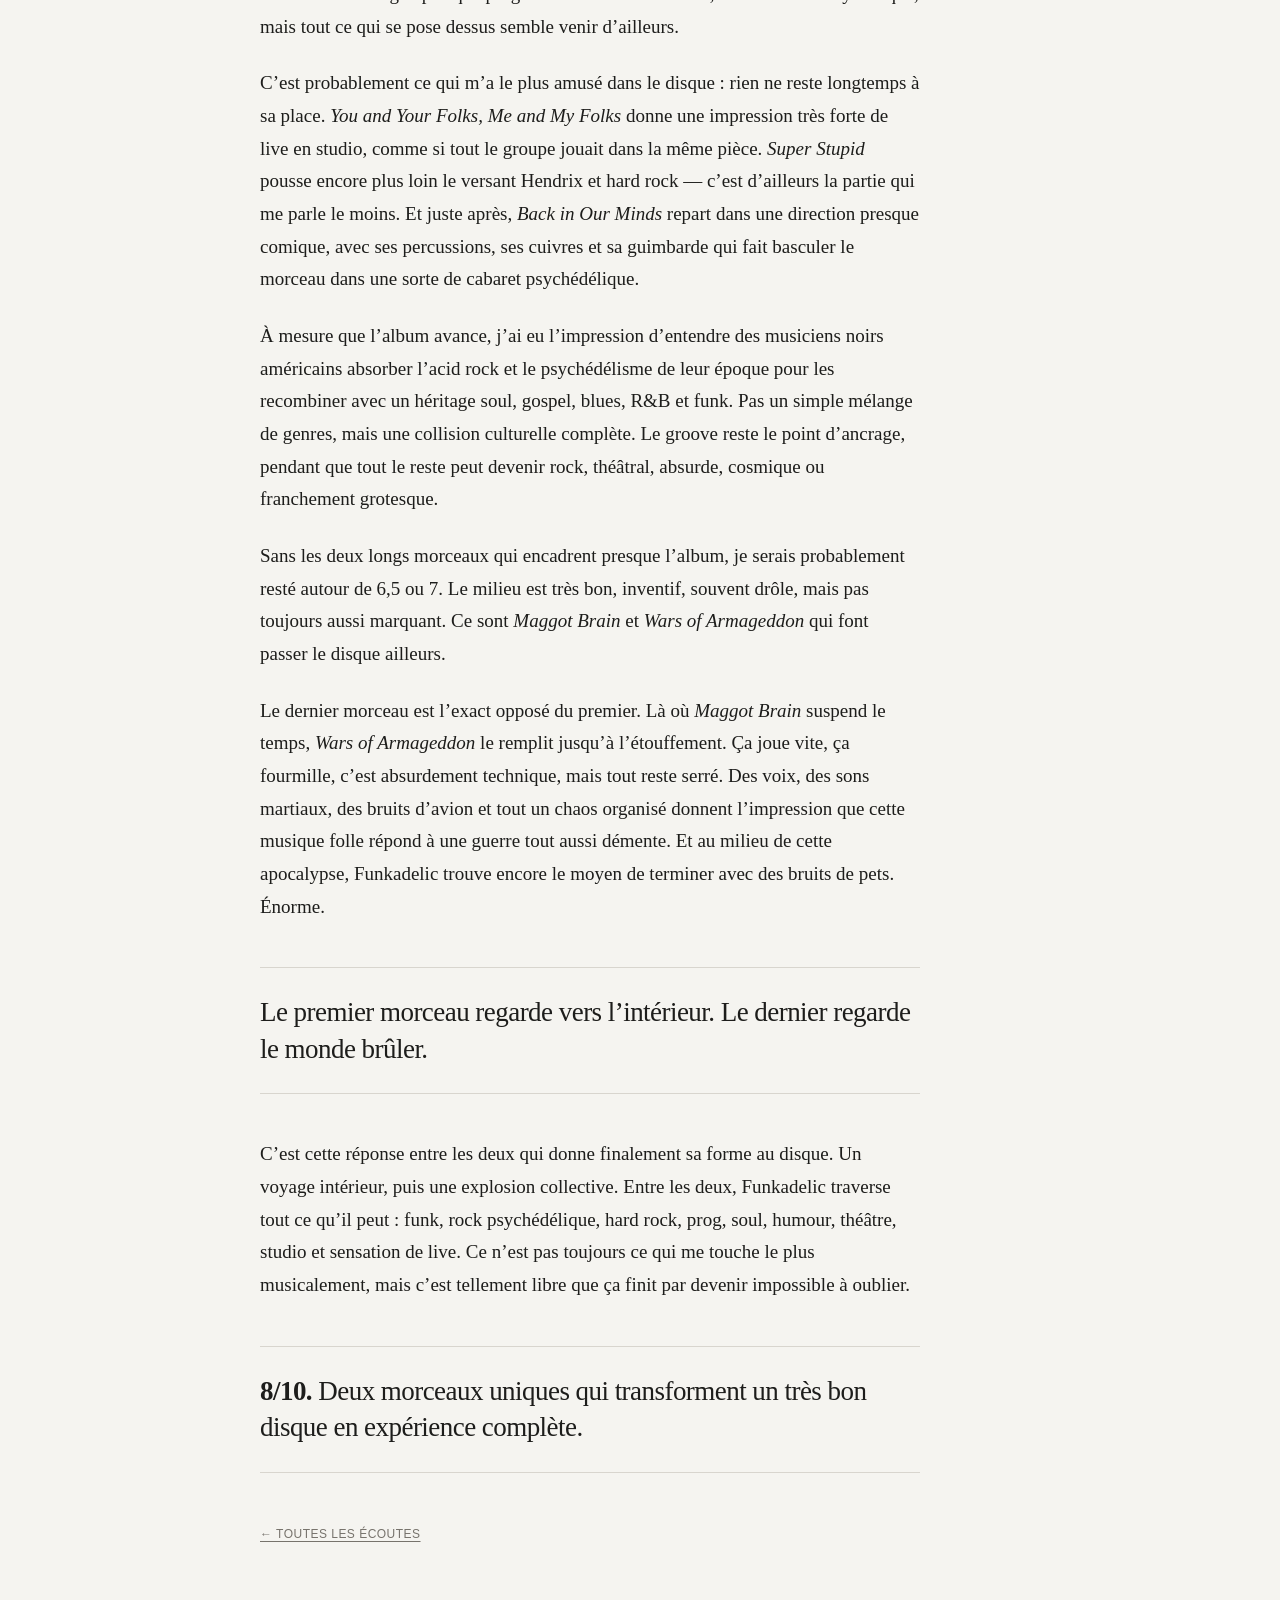
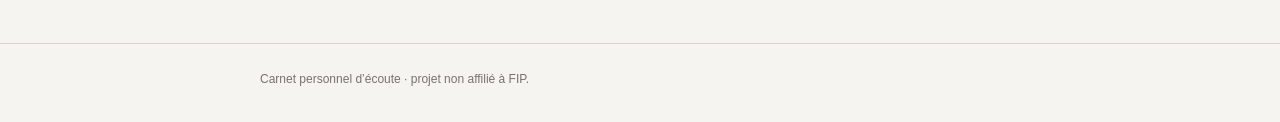
<file: funkadelic-maggot-brain.html>
<!doctype html><html lang="fr"><head><meta charset="utf-8"><meta name="viewport" content="width=device-width, initial-scale=1"><meta name="description" content="Maggot Brain de Funkadelic : un disque de funk psychédélique qui explose ses propres frontières, porté par deux morceaux-monuments qui se répondent."><title>Maggot Brain — Funkadelic · Écoutes</title><link rel="stylesheet" href="style.css"></head><body><header><div class="wrap brand"><a href="index.html">Écoutes</a><span>275 disques · un à la fois</span></div></header><main class="wrap"><article><div class="meta">08 · Funkadelic · 24 août 2026 · 8/10</div><img class="article-cover" src="covers/funkadelic-maggot-brain.jpg" alt="Pochette de l’album Maggot Brain de Funkadelic"><h1>Maggot Brain</h1><p class="authorline">Un disque qui commence dans le cerveau et finit dans l’Armageddon.</p><div class="text"><p>Je connaissais déjà <em>Maggot Brain</em>, mais j’en avais gardé très peu de souvenirs. Je savais surtout que Funkadelic, c’était ce funk culte, sous acide, quelque part entre le groove et le rock psychédélique. En le réécoutant, j’ai compris assez vite que la formule était encore trop simple.</p><p>Le morceau-titre ouvre le disque comme un rituel. Une voix d’outre-tombe, puis presque plus rien : un arpège de guitare, un solo noyé dans la réverbération, parfois doublé, sans batterie ni basse pendant une grande partie du morceau. Drôle d’entrée pour un disque de funk. On entend les craquements de l’ampli, le souffle du micro, toute une matière électrique laissée volontairement vivante. Fermer les yeux suffit presque à faire apparaître l’espace du morceau.</p><p class="pull">Ce n’est plus vraiment une chanson : c’est une sensation qui se déplace dans l’espace.</p><p>Et puis tout change. <em>Can You Get to That</em> devient soudain plus solaire, presque joyeux, mais les voix graves conservent quelque chose de théâtral et de bizarre. <em>Hit It and Quit It</em> installe un riff entêtant qui évoque immédiatement Hendrix, puis laisse surgir un énorme solo d’orgue presque prog rock. Le funk est bien là, dans le moteur rythmique, mais tout ce qui se pose dessus semble venir d’ailleurs.</p><p>C’est probablement ce qui m’a le plus amusé dans le disque : rien ne reste longtemps à sa place. <em>You and Your Folks, Me and My Folks</em> donne une impression très forte de live en studio, comme si tout le groupe jouait dans la même pièce. <em>Super Stupid</em> pousse encore plus loin le versant Hendrix et hard rock — c’est d’ailleurs la partie qui me parle le moins. Et juste après, <em>Back in Our Minds</em> repart dans une direction presque comique, avec ses percussions, ses cuivres et sa guimbarde qui fait basculer le morceau dans une sorte de cabaret psychédélique.</p><p>À mesure que l’album avance, j’ai eu l’impression d’entendre des musiciens noirs américains absorber l’acid rock et le psychédélisme de leur époque pour les recombiner avec un héritage soul, gospel, blues, R&amp;B et funk. Pas un simple mélange de genres, mais une collision culturelle complète. Le groove reste le point d’ancrage, pendant que tout le reste peut devenir rock, théâtral, absurde, cosmique ou franchement grotesque.</p><p>Sans les deux longs morceaux qui encadrent presque l’album, je serais probablement resté autour de 6,5 ou 7. Le milieu est très bon, inventif, souvent drôle, mais pas toujours aussi marquant. Ce sont <em>Maggot Brain</em> et <em>Wars of Armageddon</em> qui font passer le disque ailleurs.</p><p>Le dernier morceau est l’exact opposé du premier. Là où <em>Maggot Brain</em> suspend le temps, <em>Wars of Armageddon</em> le remplit jusqu’à l’étouffement. Ça joue vite, ça fourmille, c’est absurdement technique, mais tout reste serré. Des voix, des sons martiaux, des bruits d’avion et tout un chaos organisé donnent l’impression que cette musique folle répond à une guerre tout aussi démente. Et au milieu de cette apocalypse, Funkadelic trouve encore le moyen de terminer avec des bruits de pets. Énorme.</p><p class="pull">Le premier morceau regarde vers l’intérieur. Le dernier regarde le monde brûler.</p><p>C’est cette réponse entre les deux qui donne finalement sa forme au disque. Un voyage intérieur, puis une explosion collective. Entre les deux, Funkadelic traverse tout ce qu’il peut : funk, rock psychédélique, hard rock, prog, soul, humour, théâtre, studio et sensation de live. Ce n’est pas toujours ce qui me touche le plus musicalement, mais c’est tellement libre que ça finit par devenir impossible à oublier.</p><p class="pull"><strong>8/10.</strong> Deux morceaux uniques qui transforment un très bon disque en expérience complète.</p></div><p class="meta" style="margin-top:52px"><a href="index.html">← Toutes les écoutes</a></p></article></main><footer><div class="wrap">Carnet personnel d’écoute · projet non affilié à FIP.</div></footer></body></html>
</file>
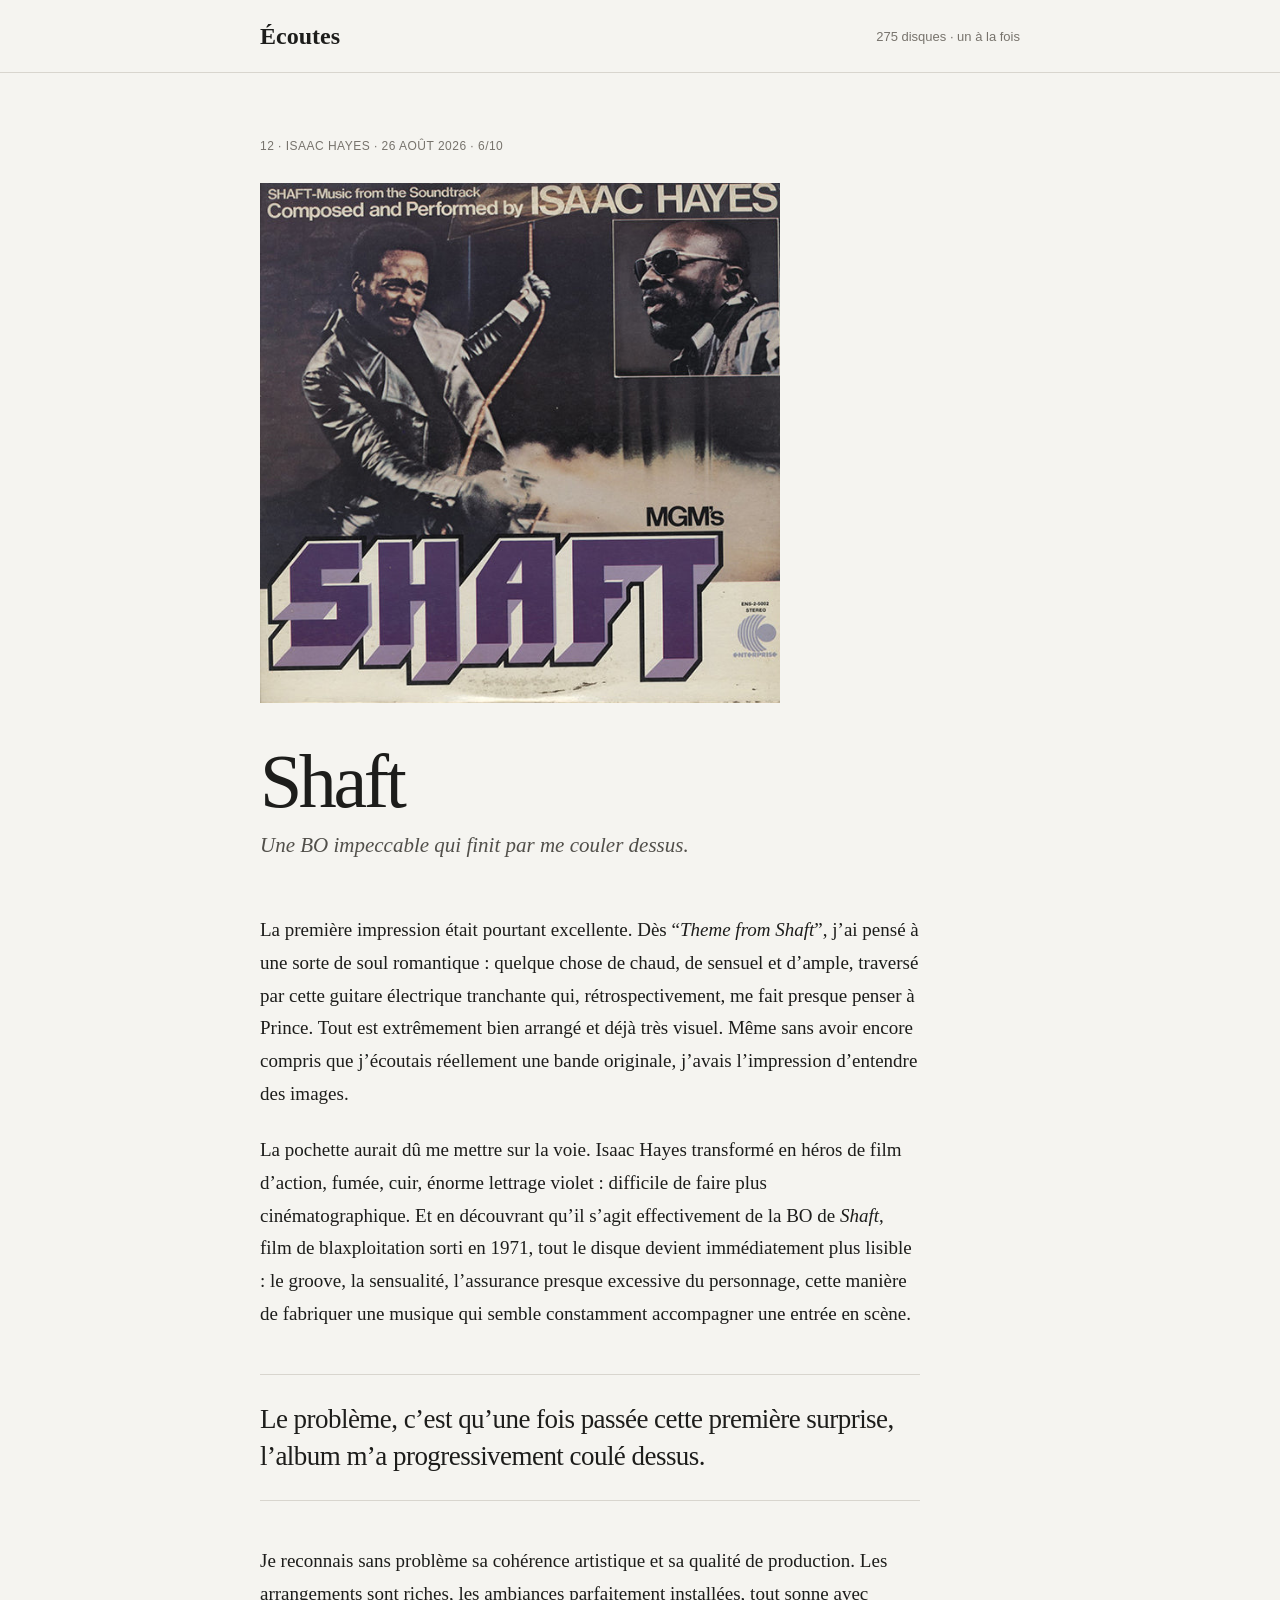
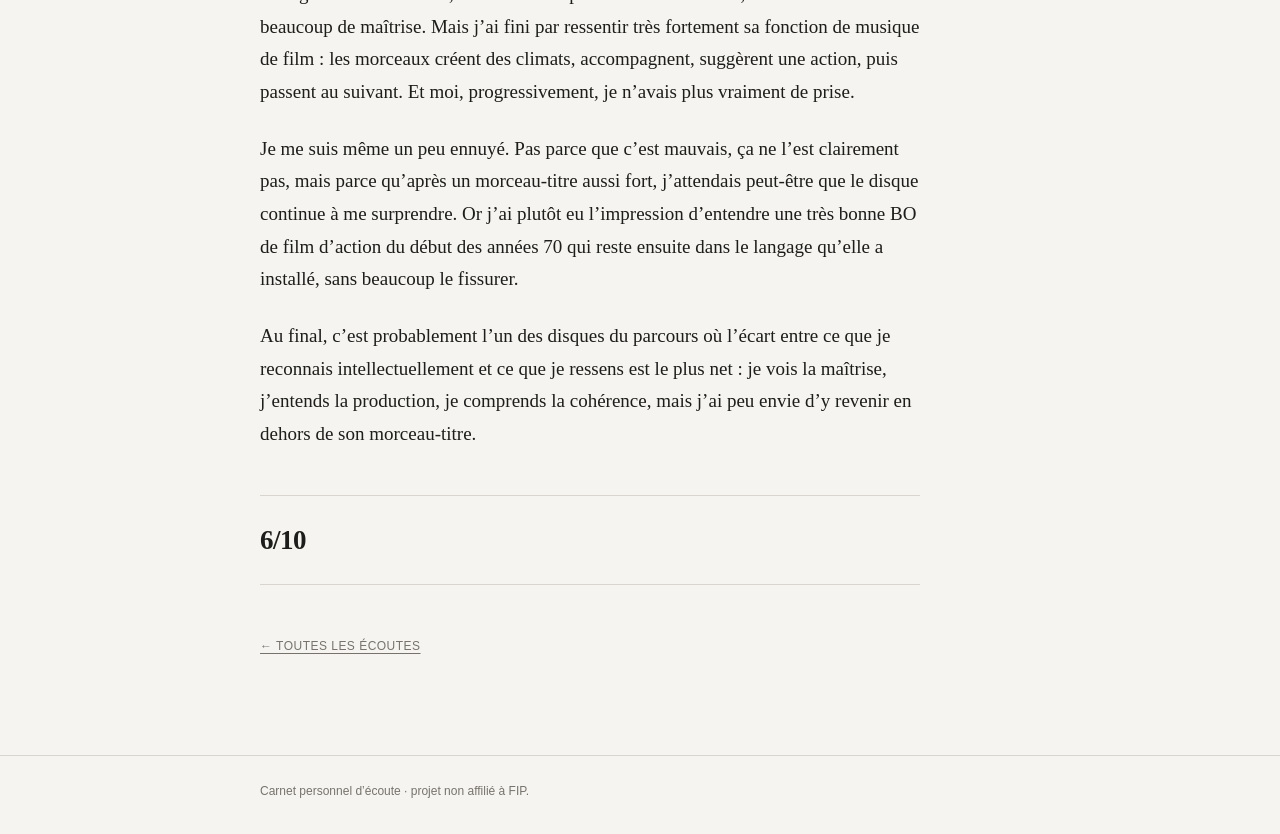
<file: isaac-hayes-shaft.html>
<!doctype html><html lang="fr"><head><meta charset="utf-8"><meta name="viewport" content="width=device-width, initial-scale=1"><meta name="description" content="Shaft (1971) d’Isaac Hayes : une BO impeccable qui finit par me couler dessus."><title>Shaft — Isaac Hayes · Écoutes</title><link rel="stylesheet" href="style.css"></head><body><header><div class="wrap brand"><a href="index.html">Écoutes</a><span>275 disques · un à la fois</span></div></header><main class="wrap"><article><div class="meta">12 · Isaac Hayes · 26 août 2026 · 6/10</div><img class="article-cover" src="covers/isaac-hayes-shaft.jpg" alt="Pochette de l’album Shaft d’Isaac Hayes"><h1>Shaft</h1><p class="authorline">Une BO impeccable qui finit par me couler dessus.</p><div class="text"><p>La première impression était pourtant excellente. Dès “<em>Theme from Shaft</em>”, j’ai pensé à une sorte de soul romantique : quelque chose de chaud, de sensuel et d’ample, traversé par cette guitare électrique tranchante qui, rétrospectivement, me fait presque penser à Prince. Tout est extrêmement bien arrangé et déjà très visuel. Même sans avoir encore compris que j’écoutais réellement une bande originale, j’avais l’impression d’entendre des images.</p><p>La pochette aurait dû me mettre sur la voie. Isaac Hayes transformé en héros de film d’action, fumée, cuir, énorme lettrage violet : difficile de faire plus cinématographique. Et en découvrant qu’il s’agit effectivement de la BO de <em>Shaft</em>, film de blaxploitation sorti en 1971, tout le disque devient immédiatement plus lisible : le groove, la sensualité, l’assurance presque excessive du personnage, cette manière de fabriquer une musique qui semble constamment accompagner une entrée en scène.</p><p class="pull">Le problème, c’est qu’une fois passée cette première surprise, l’album m’a progressivement coulé dessus.</p><p>Je reconnais sans problème sa cohérence artistique et sa qualité de production. Les arrangements sont riches, les ambiances parfaitement installées, tout sonne avec beaucoup de maîtrise. Mais j’ai fini par ressentir très fortement sa fonction de musique de film : les morceaux créent des climats, accompagnent, suggèrent une action, puis passent au suivant. Et moi, progressivement, je n’avais plus vraiment de prise.</p><p>Je me suis même un peu ennuyé. Pas parce que c’est mauvais, ça ne l’est clairement pas, mais parce qu’après un morceau-titre aussi fort, j’attendais peut-être que le disque continue à me surprendre. Or j’ai plutôt eu l’impression d’entendre une très bonne BO de film d’action du début des années 70 qui reste ensuite dans le langage qu’elle a installé, sans beaucoup le fissurer.</p><p>Au final, c’est probablement l’un des disques du parcours où l’écart entre ce que je reconnais intellectuellement et ce que je ressens est le plus net : je vois la maîtrise, j’entends la production, je comprends la cohérence, mais j’ai peu envie d’y revenir en dehors de son morceau-titre.</p><p class="pull"><strong>6/10</strong></p></div><p class="meta" style="margin-top:52px"><a href="index.html">← Toutes les écoutes</a></p></article></main><footer><div class="wrap">Carnet personnel d’écoute · projet non affilié à FIP.</div></footer></body></html>
</file>
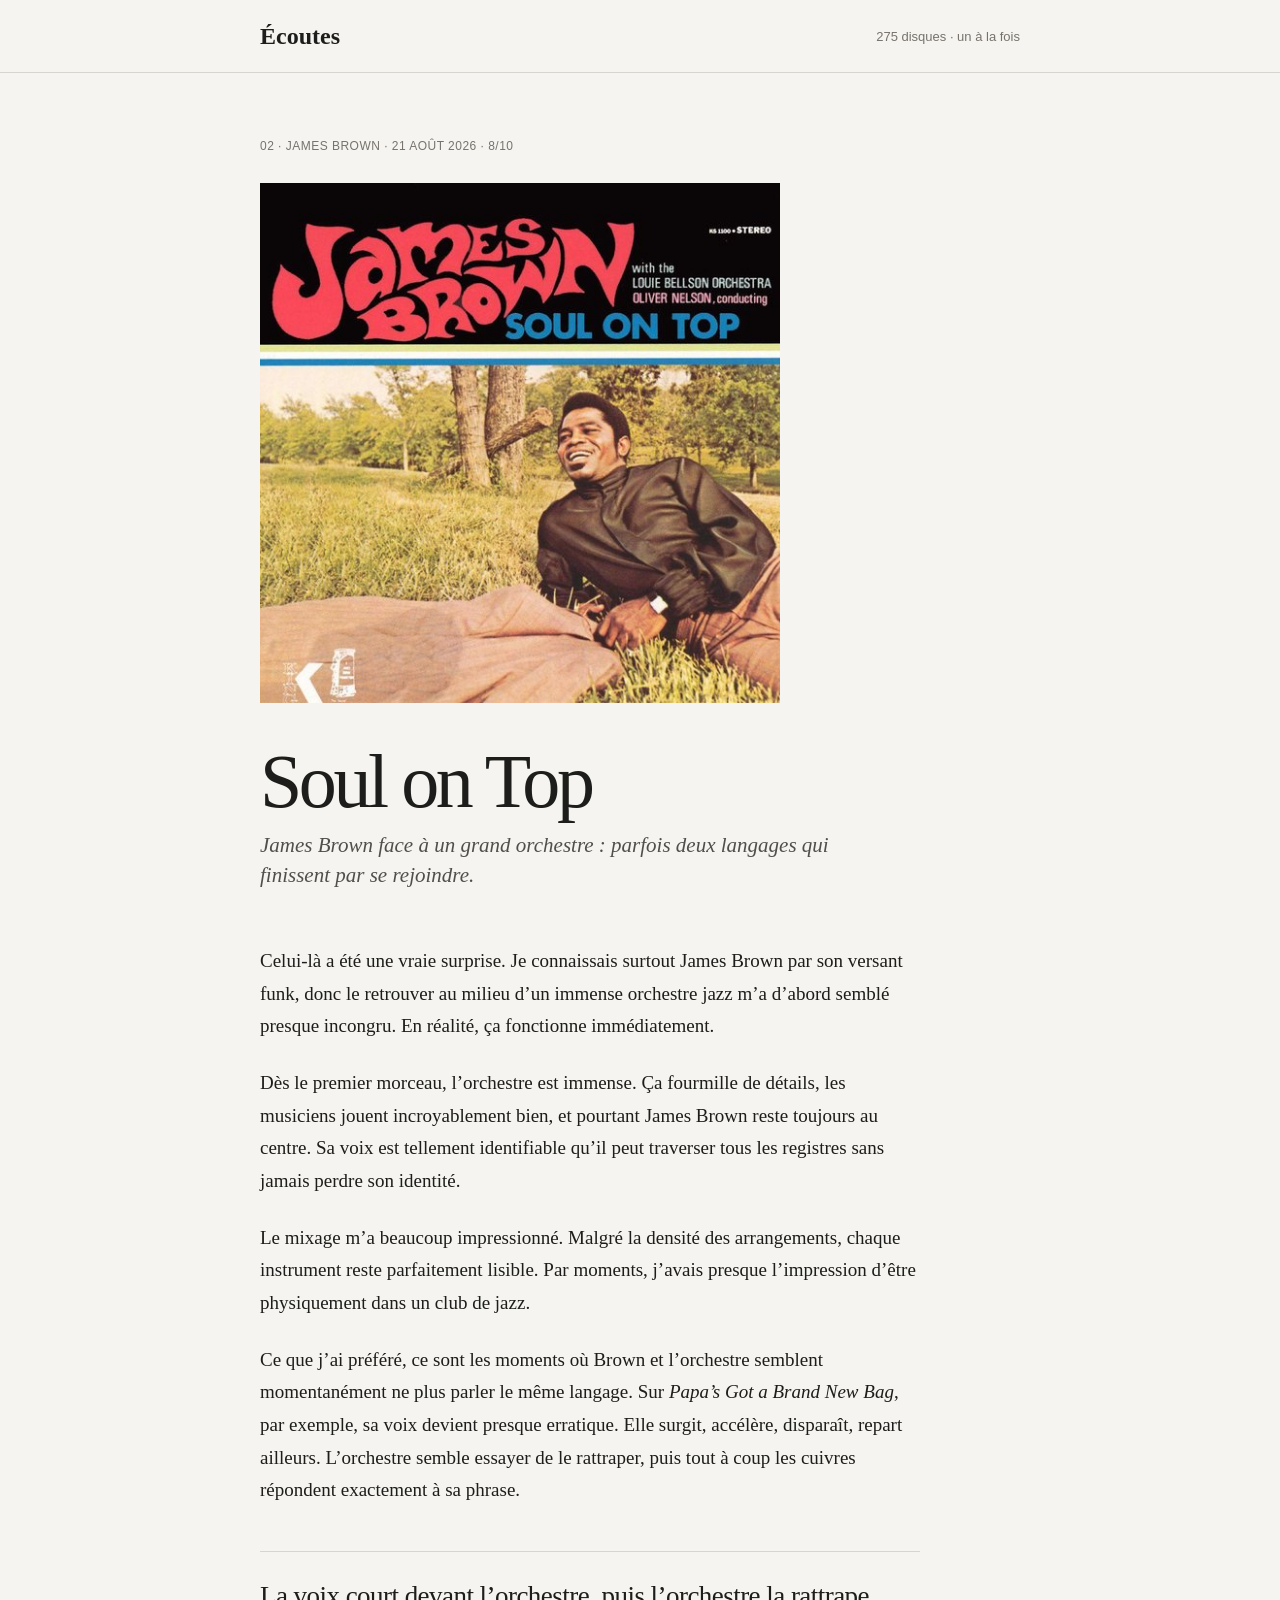
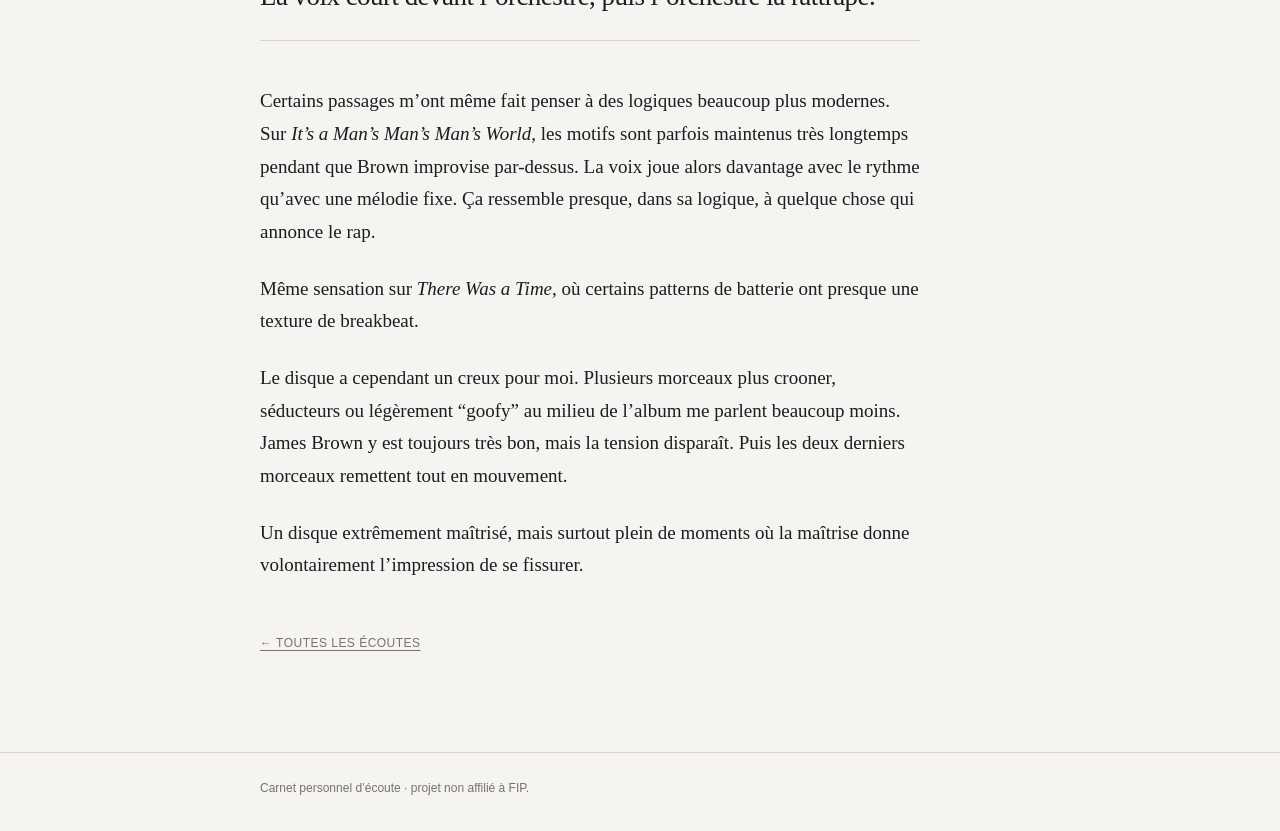
<file: james-brown-soul-on-top.html>
<!doctype html><html lang="fr"><head><meta charset="utf-8"><meta name="viewport" content="width=device-width, initial-scale=1"><meta name="description" content="James Brown face à un grand orchestre : parfois deux langages qui finissent par se rejoindre."><title>Soul on Top — James Brown · Écoutes</title><link rel="stylesheet" href="style.css"></head><body><header><div class="wrap brand"><a href="index.html">Écoutes</a><span>275 disques · un à la fois</span></div></header><main class="wrap"><article><div class="meta">02 · James Brown · 21 août 2026 · 8/10</div><img class="article-cover" src="covers/james-brown-soul-on-top.jpg" alt="Pochette de l’album"><h1>Soul on Top</h1><p class="authorline">James Brown face à un grand orchestre : parfois deux langages qui finissent par se rejoindre.</p><div class="text"><p>Celui-là a été une vraie surprise. Je connaissais surtout James Brown par son versant funk, donc le retrouver au milieu d’un immense orchestre jazz m’a d’abord semblé presque incongru. En réalité, ça fonctionne immédiatement.</p><p>Dès le premier morceau, l’orchestre est immense. Ça fourmille de détails, les musiciens jouent incroyablement bien, et pourtant James Brown reste toujours au centre. Sa voix est tellement identifiable qu’il peut traverser tous les registres sans jamais perdre son identité.</p><p>Le mixage m’a beaucoup impressionné. Malgré la densité des arrangements, chaque instrument reste parfaitement lisible. Par moments, j’avais presque l’impression d’être physiquement dans un club de jazz.</p><p>Ce que j’ai préféré, ce sont les moments où Brown et l’orchestre semblent momentanément ne plus parler le même langage. Sur <em>Papa’s Got a Brand New Bag</em>, par exemple, sa voix devient presque erratique. Elle surgit, accélère, disparaît, repart ailleurs. L’orchestre semble essayer de le rattraper, puis tout à coup les cuivres répondent exactement à sa phrase.</p><p class="pull">La voix court devant l’orchestre, puis l’orchestre la rattrape.</p><p>Certains passages m’ont même fait penser à des logiques beaucoup plus modernes. Sur <em>It’s a Man’s Man’s Man’s World</em>, les motifs sont parfois maintenus très longtemps pendant que Brown improvise par-dessus. La voix joue alors davantage avec le rythme qu’avec une mélodie fixe. Ça ressemble presque, dans sa logique, à quelque chose qui annonce le rap.</p><p>Même sensation sur <em>There Was a Time</em>, où certains patterns de batterie ont presque une texture de breakbeat.</p><p>Le disque a cependant un creux pour moi. Plusieurs morceaux plus crooner, séducteurs ou légèrement “goofy” au milieu de l’album me parlent beaucoup moins. James Brown y est toujours très bon, mais la tension disparaît. Puis les deux derniers morceaux remettent tout en mouvement.</p><p>Un disque extrêmement maîtrisé, mais surtout plein de moments où la maîtrise donne volontairement l’impression de se fissurer.</p></div><p class="meta" style="margin-top:52px"><a href="index.html">← Toutes les écoutes</a></p></article></main><footer><div class="wrap">Carnet personnel d’écoute · projet non affilié à FIP.</div></footer></body></html>
</file>
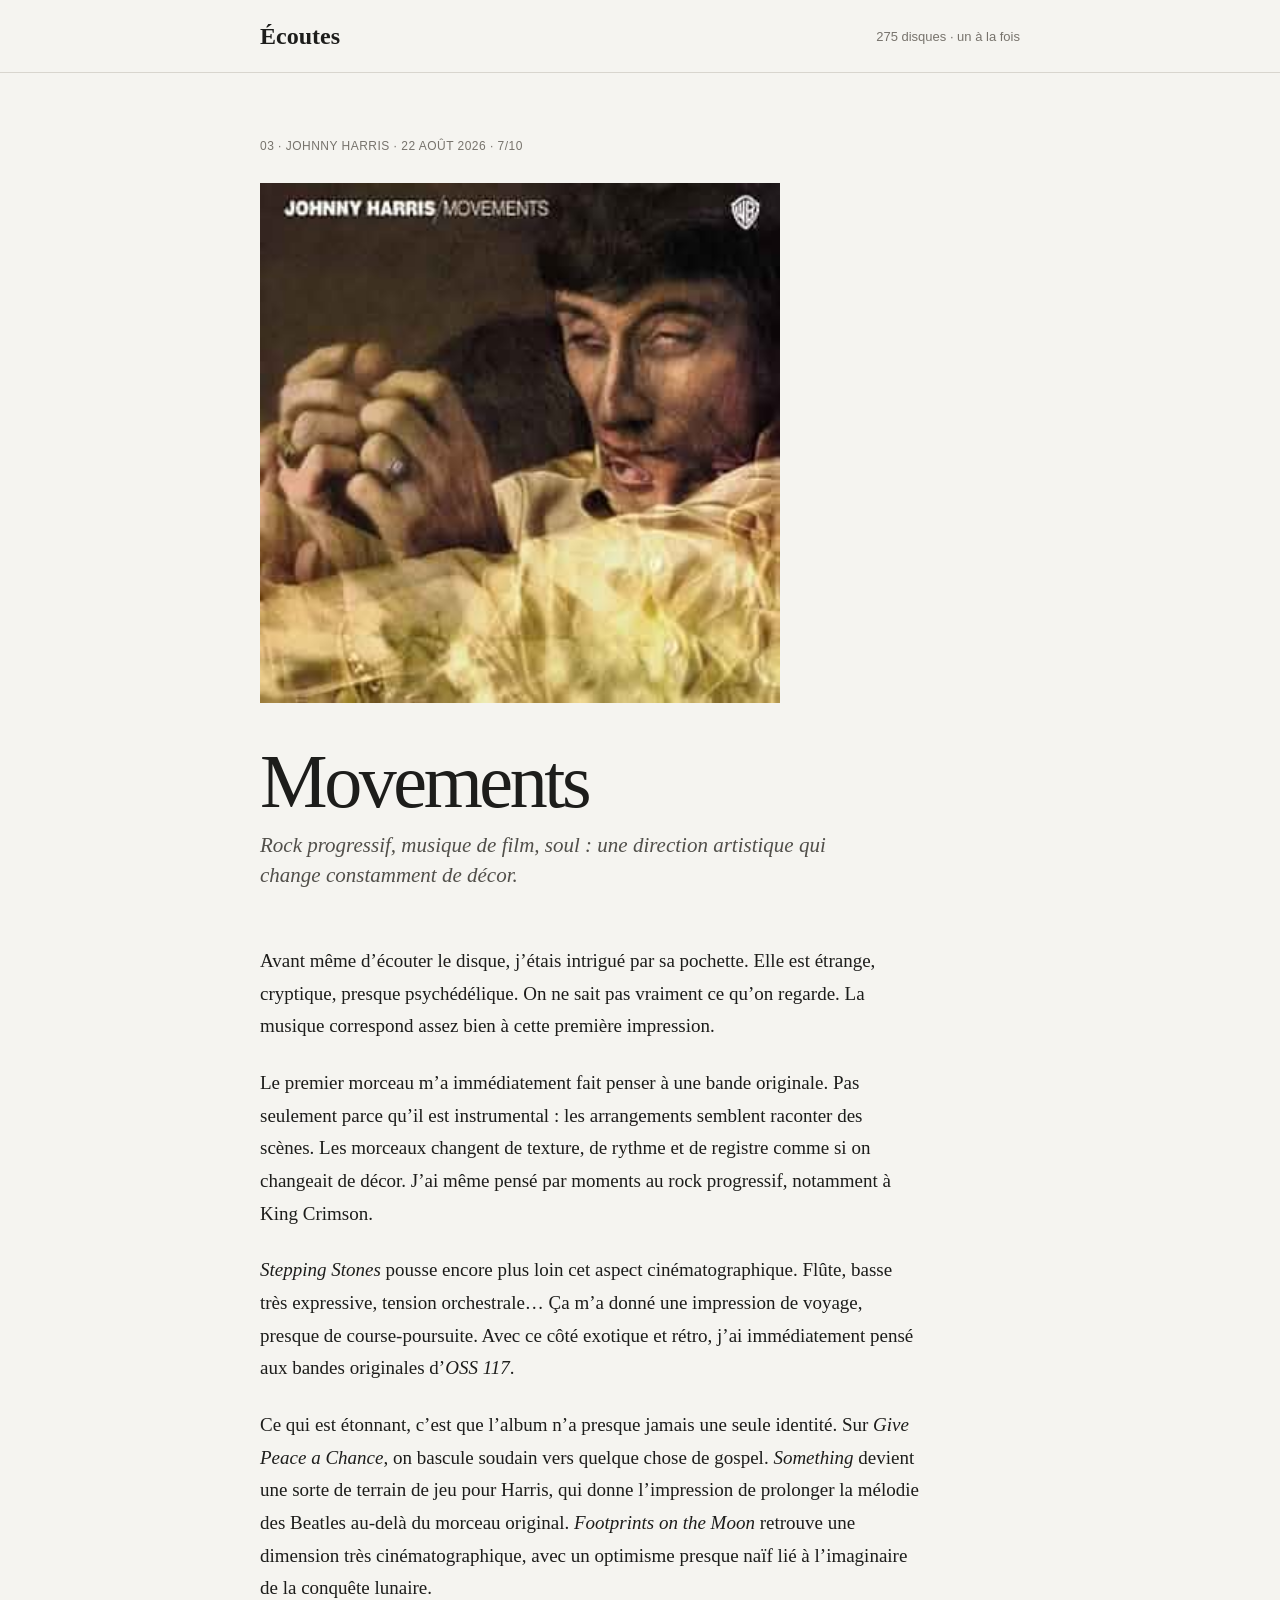
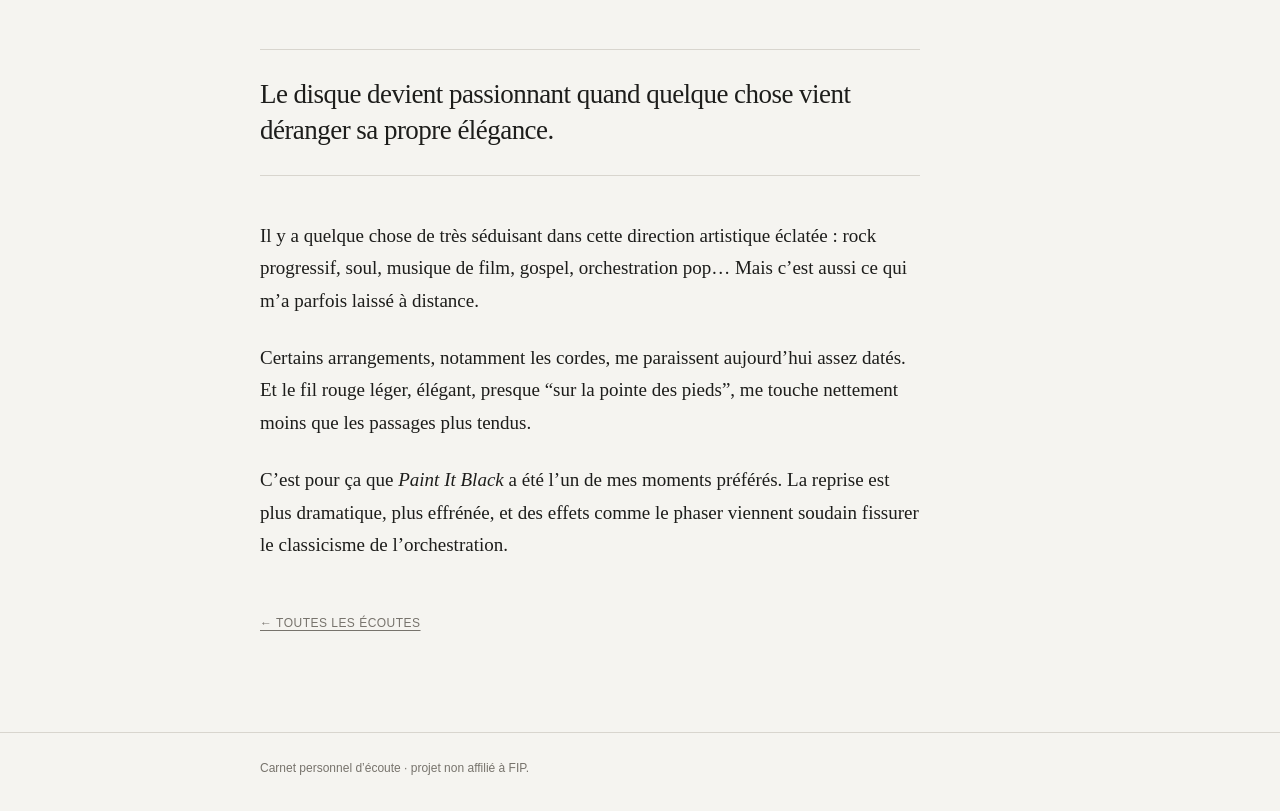
<file: johnny-harris-movements.html>
<!doctype html><html lang="fr"><head><meta charset="utf-8"><meta name="viewport" content="width=device-width, initial-scale=1"><meta name="description" content="Rock progressif, musique de film, soul : une direction artistique qui change constamment de décor."><title>Movements — Johnny Harris · Écoutes</title><link rel="stylesheet" href="style.css"></head><body><header><div class="wrap brand"><a href="index.html">Écoutes</a><span>275 disques · un à la fois</span></div></header><main class="wrap"><article><div class="meta">03 · Johnny Harris · 22 août 2026 · 7/10</div><img class="article-cover" src="covers/johnny-harris-movements.png" alt="Pochette de l’album Movements de Johnny Harris"><h1>Movements</h1><p class="authorline">Rock progressif, musique de film, soul : une direction artistique qui change constamment de décor.</p><div class="text"><p>Avant même d’écouter le disque, j’étais intrigué par sa pochette. Elle est étrange, cryptique, presque psychédélique. On ne sait pas vraiment ce qu’on regarde. La musique correspond assez bien à cette première impression.</p><p>Le premier morceau m’a immédiatement fait penser à une bande originale. Pas seulement parce qu’il est instrumental : les arrangements semblent raconter des scènes. Les morceaux changent de texture, de rythme et de registre comme si on changeait de décor. J’ai même pensé par moments au rock progressif, notamment à King Crimson.</p><p><em>Stepping Stones</em> pousse encore plus loin cet aspect cinématographique. Flûte, basse très expressive, tension orchestrale… Ça m’a donné une impression de voyage, presque de course-poursuite. Avec ce côté exotique et rétro, j’ai immédiatement pensé aux bandes originales d’<em>OSS 117</em>.</p><p>Ce qui est étonnant, c’est que l’album n’a presque jamais une seule identité. Sur <em>Give Peace a Chance</em>, on bascule soudain vers quelque chose de gospel. <em>Something</em> devient une sorte de terrain de jeu pour Harris, qui donne l’impression de prolonger la mélodie des Beatles au-delà du morceau original. <em>Footprints on the Moon</em> retrouve une dimension très cinématographique, avec un optimisme presque naïf lié à l’imaginaire de la conquête lunaire.</p><p class="pull">Le disque devient passionnant quand quelque chose vient déranger sa propre élégance.</p><p>Il y a quelque chose de très séduisant dans cette direction artistique éclatée : rock progressif, soul, musique de film, gospel, orchestration pop… Mais c’est aussi ce qui m’a parfois laissé à distance.</p><p>Certains arrangements, notamment les cordes, me paraissent aujourd’hui assez datés. Et le fil rouge léger, élégant, presque “sur la pointe des pieds”, me touche nettement moins que les passages plus tendus.</p><p>C’est pour ça que <em>Paint It Black</em> a été l’un de mes moments préférés. La reprise est plus dramatique, plus effrénée, et des effets comme le phaser viennent soudain fissurer le classicisme de l’orchestration.</p></div><p class="meta" style="margin-top:52px"><a href="index.html">← Toutes les écoutes</a></p></article></main><footer><div class="wrap">Carnet personnel d’écoute · projet non affilié à FIP.</div></footer></body></html>
</file>
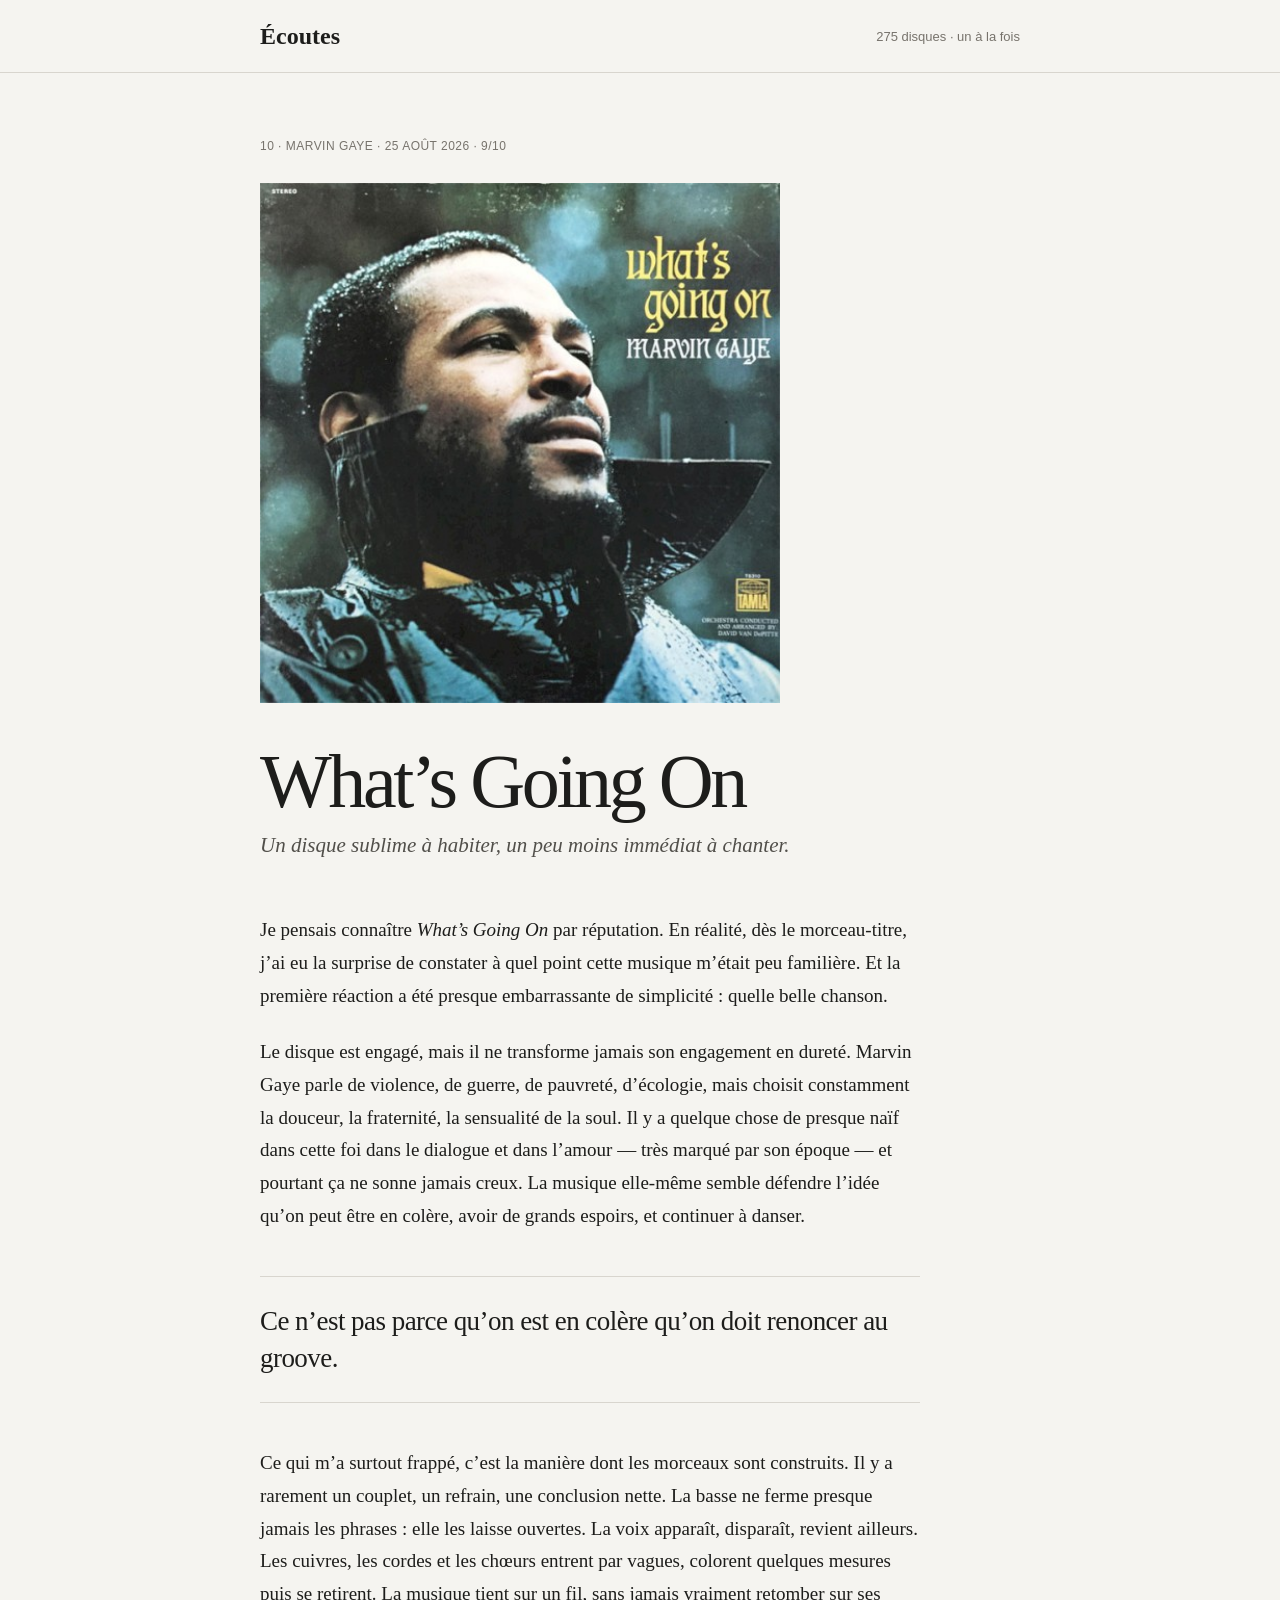
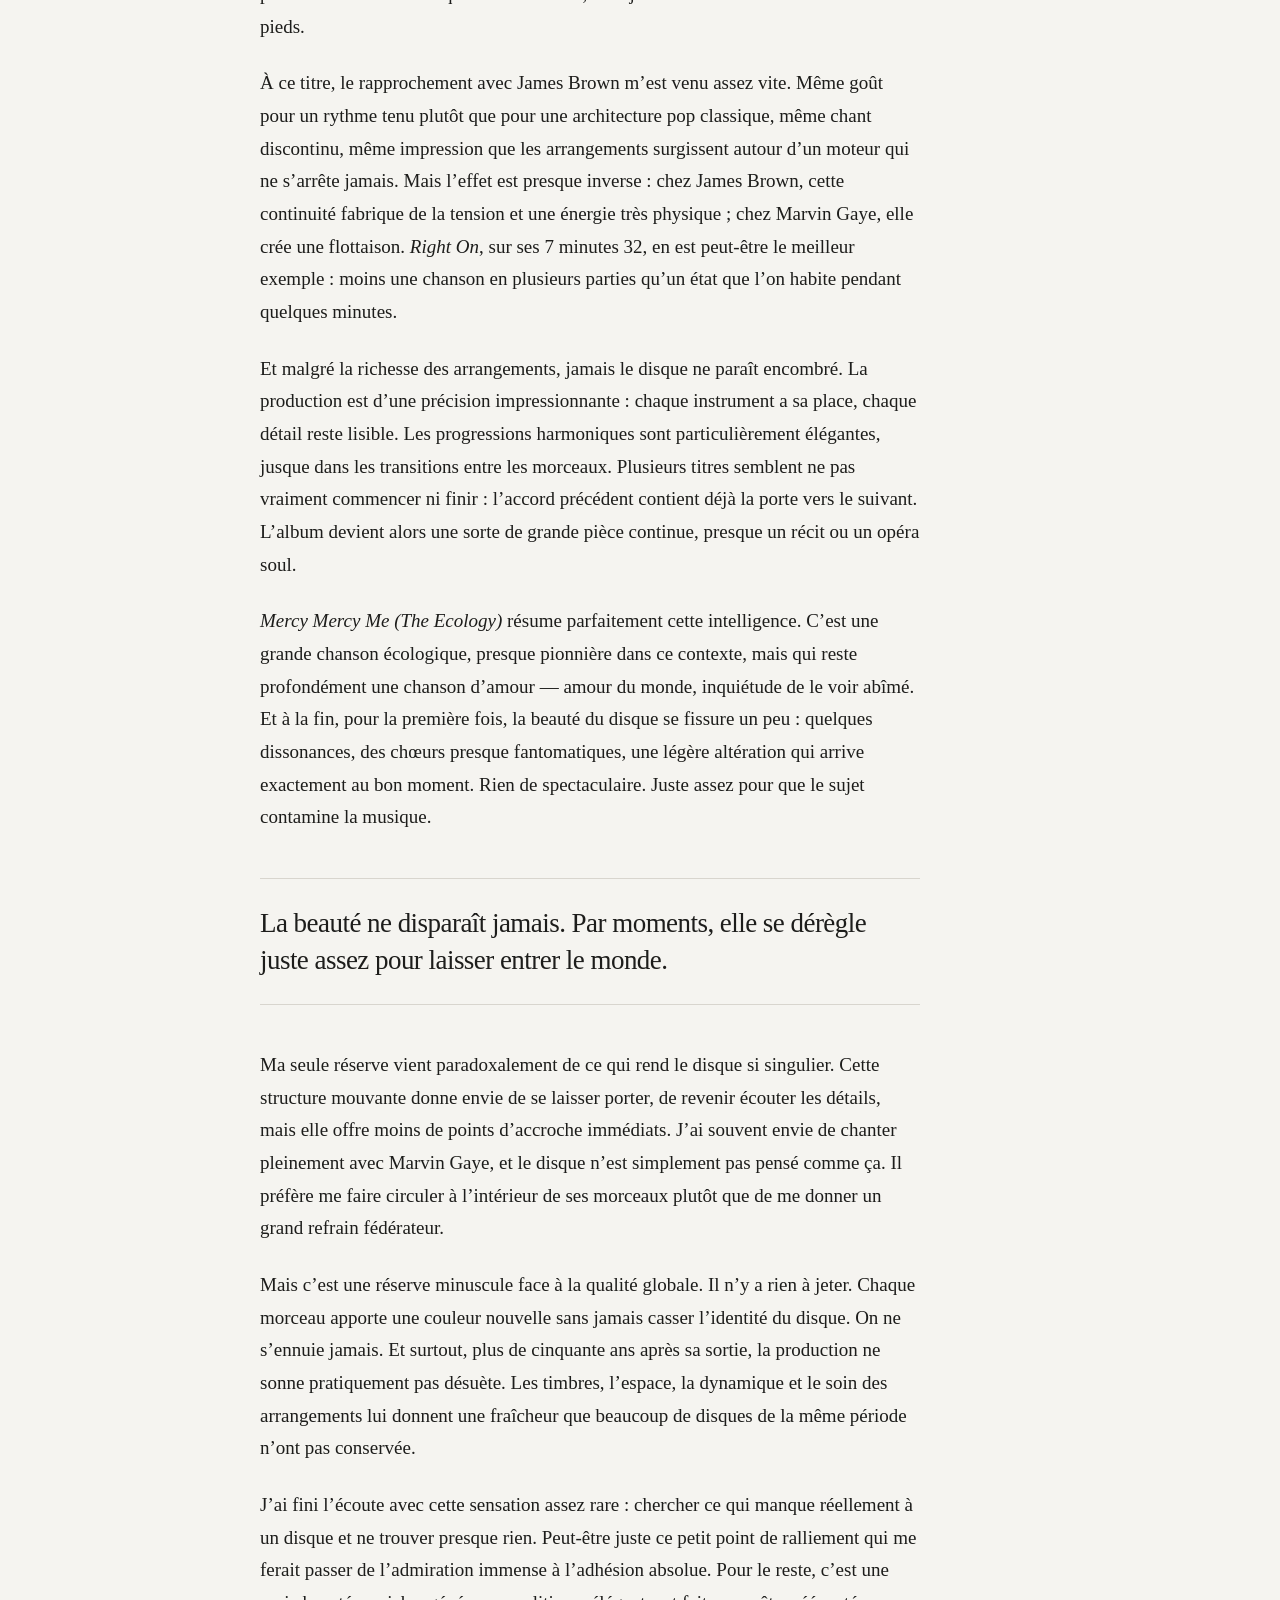
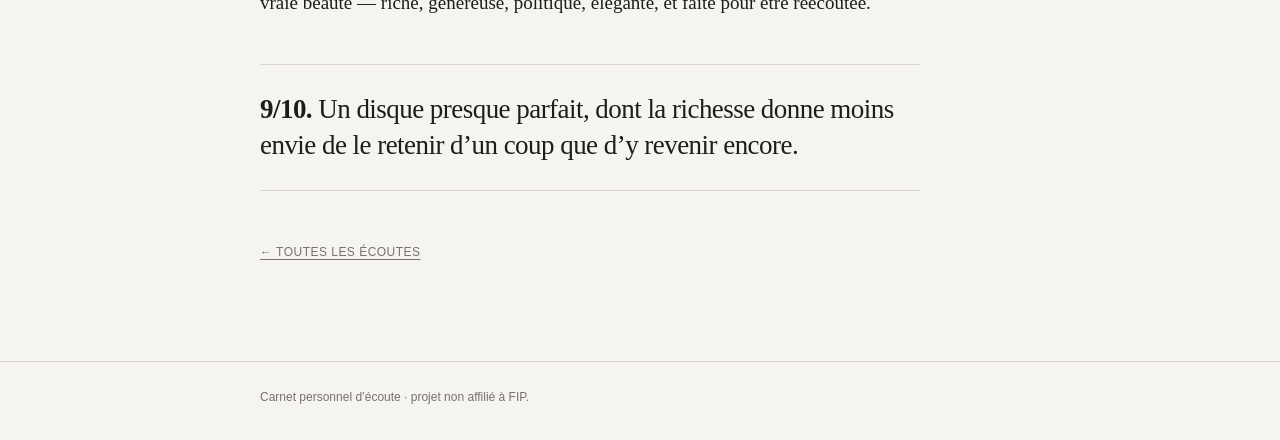
<file: marvin-gaye-whats-going-on.html>
<!doctype html><html lang="fr"><head><meta charset="utf-8"><meta name="viewport" content="width=device-width, initial-scale=1"><meta name="description" content="What’s Going On de Marvin Gaye : un disque d’une beauté presque parfaite, engagé, fluide et incroyablement moderne, auquel il ne manque qu’un point d’accroche plus fédérateur."><title>What’s Going On — Marvin Gaye · Écoutes</title><link rel="stylesheet" href="style.css"></head><body><header><div class="wrap brand"><a href="index.html">Écoutes</a><span>275 disques · un à la fois</span></div></header><main class="wrap"><article><div class="meta">10 · Marvin Gaye · 25 août 2026 · 9/10</div><img class="article-cover" src="covers/marvin-gaye-whats-going-on.jpg" alt="Pochette de l’album What’s Going On de Marvin Gaye"><h1>What’s Going On</h1><p class="authorline">Un disque sublime à habiter, un peu moins immédiat à chanter.</p><div class="text"><p>Je pensais connaître <em>What’s Going On</em> par réputation. En réalité, dès le morceau-titre, j’ai eu la surprise de constater à quel point cette musique m’était peu familière. Et la première réaction a été presque embarrassante de simplicité : quelle belle chanson.</p><p>Le disque est engagé, mais il ne transforme jamais son engagement en dureté. Marvin Gaye parle de violence, de guerre, de pauvreté, d’écologie, mais choisit constamment la douceur, la fraternité, la sensualité de la soul. Il y a quelque chose de presque naïf dans cette foi dans le dialogue et dans l’amour — très marqué par son époque — et pourtant ça ne sonne jamais creux. La musique elle-même semble défendre l’idée qu’on peut être en colère, avoir de grands espoirs, et continuer à danser.</p><p class="pull">Ce n’est pas parce qu’on est en colère qu’on doit renoncer au groove.</p><p>Ce qui m’a surtout frappé, c’est la manière dont les morceaux sont construits. Il y a rarement un couplet, un refrain, une conclusion nette. La basse ne ferme presque jamais les phrases : elle les laisse ouvertes. La voix apparaît, disparaît, revient ailleurs. Les cuivres, les cordes et les chœurs entrent par vagues, colorent quelques mesures puis se retirent. La musique tient sur un fil, sans jamais vraiment retomber sur ses pieds.</p><p>À ce titre, le rapprochement avec James Brown m’est venu assez vite. Même goût pour un rythme tenu plutôt que pour une architecture pop classique, même chant discontinu, même impression que les arrangements surgissent autour d’un moteur qui ne s’arrête jamais. Mais l’effet est presque inverse : chez James Brown, cette continuité fabrique de la tension et une énergie très physique ; chez Marvin Gaye, elle crée une flottaison. <em>Right On</em>, sur ses 7 minutes 32, en est peut-être le meilleur exemple : moins une chanson en plusieurs parties qu’un état que l’on habite pendant quelques minutes.</p><p>Et malgré la richesse des arrangements, jamais le disque ne paraît encombré. La production est d’une précision impressionnante : chaque instrument a sa place, chaque détail reste lisible. Les progressions harmoniques sont particulièrement élégantes, jusque dans les transitions entre les morceaux. Plusieurs titres semblent ne pas vraiment commencer ni finir : l’accord précédent contient déjà la porte vers le suivant. L’album devient alors une sorte de grande pièce continue, presque un récit ou un opéra soul.</p><p><em>Mercy Mercy Me (The Ecology)</em> résume parfaitement cette intelligence. C’est une grande chanson écologique, presque pionnière dans ce contexte, mais qui reste profondément une chanson d’amour — amour du monde, inquiétude de le voir abîmé. Et à la fin, pour la première fois, la beauté du disque se fissure un peu : quelques dissonances, des chœurs presque fantomatiques, une légère altération qui arrive exactement au bon moment. Rien de spectaculaire. Juste assez pour que le sujet contamine la musique.</p><p class="pull">La beauté ne disparaît jamais. Par moments, elle se dérègle juste assez pour laisser entrer le monde.</p><p>Ma seule réserve vient paradoxalement de ce qui rend le disque si singulier. Cette structure mouvante donne envie de se laisser porter, de revenir écouter les détails, mais elle offre moins de points d’accroche immédiats. J’ai souvent envie de chanter pleinement avec Marvin Gaye, et le disque n’est simplement pas pensé comme ça. Il préfère me faire circuler à l’intérieur de ses morceaux plutôt que de me donner un grand refrain fédérateur.</p><p>Mais c’est une réserve minuscule face à la qualité globale. Il n’y a rien à jeter. Chaque morceau apporte une couleur nouvelle sans jamais casser l’identité du disque. On ne s’ennuie jamais. Et surtout, plus de cinquante ans après sa sortie, la production ne sonne pratiquement pas désuète. Les timbres, l’espace, la dynamique et le soin des arrangements lui donnent une fraîcheur que beaucoup de disques de la même période n’ont pas conservée.</p><p>J’ai fini l’écoute avec cette sensation assez rare : chercher ce qui manque réellement à un disque et ne trouver presque rien. Peut-être juste ce petit point de ralliement qui me ferait passer de l’admiration immense à l’adhésion absolue. Pour le reste, c’est une vraie beauté — riche, généreuse, politique, élégante, et faite pour être réécoutée.</p><p class="pull"><strong>9/10.</strong> Un disque presque parfait, dont la richesse donne moins envie de le retenir d’un coup que d’y revenir encore.</p></div><p class="meta" style="margin-top:52px"><a href="index.html">← Toutes les écoutes</a></p></article></main><footer><div class="wrap">Carnet personnel d’écoute · projet non affilié à FIP.</div></footer></body></html>
</file>
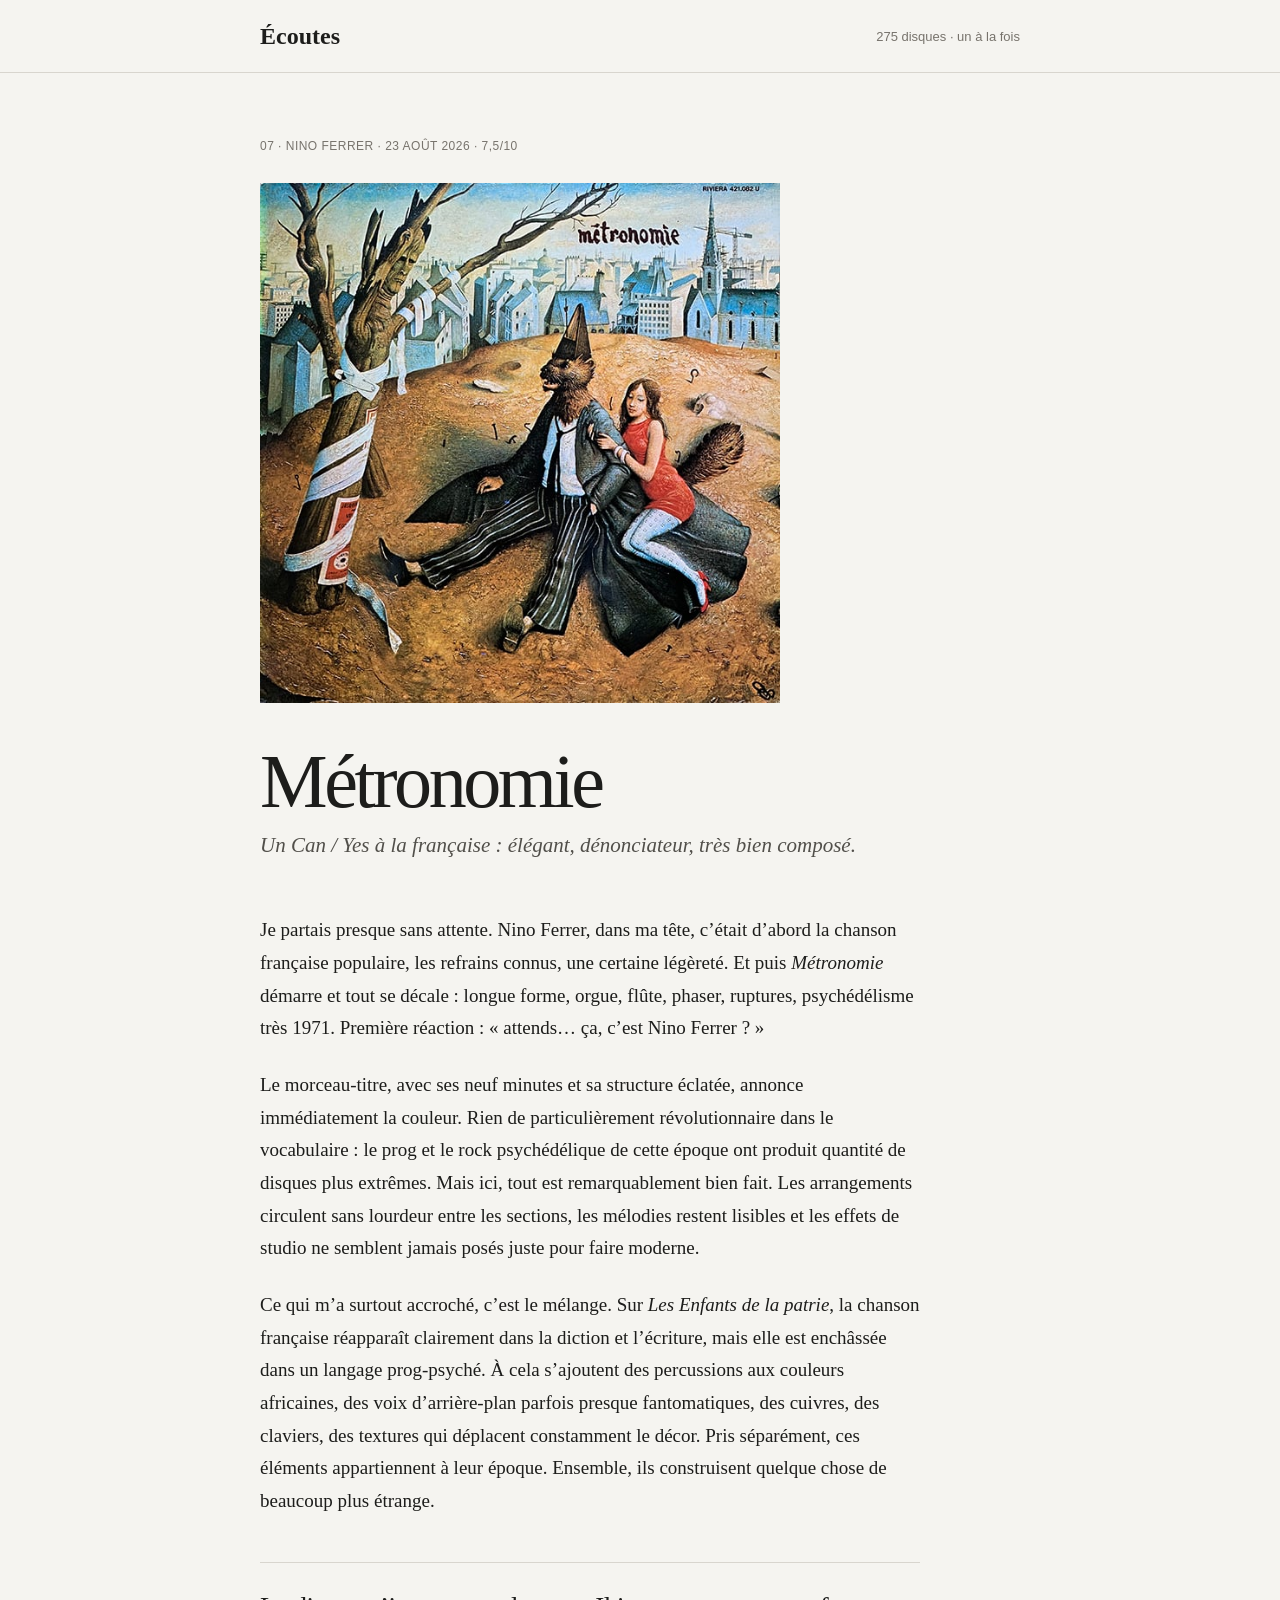
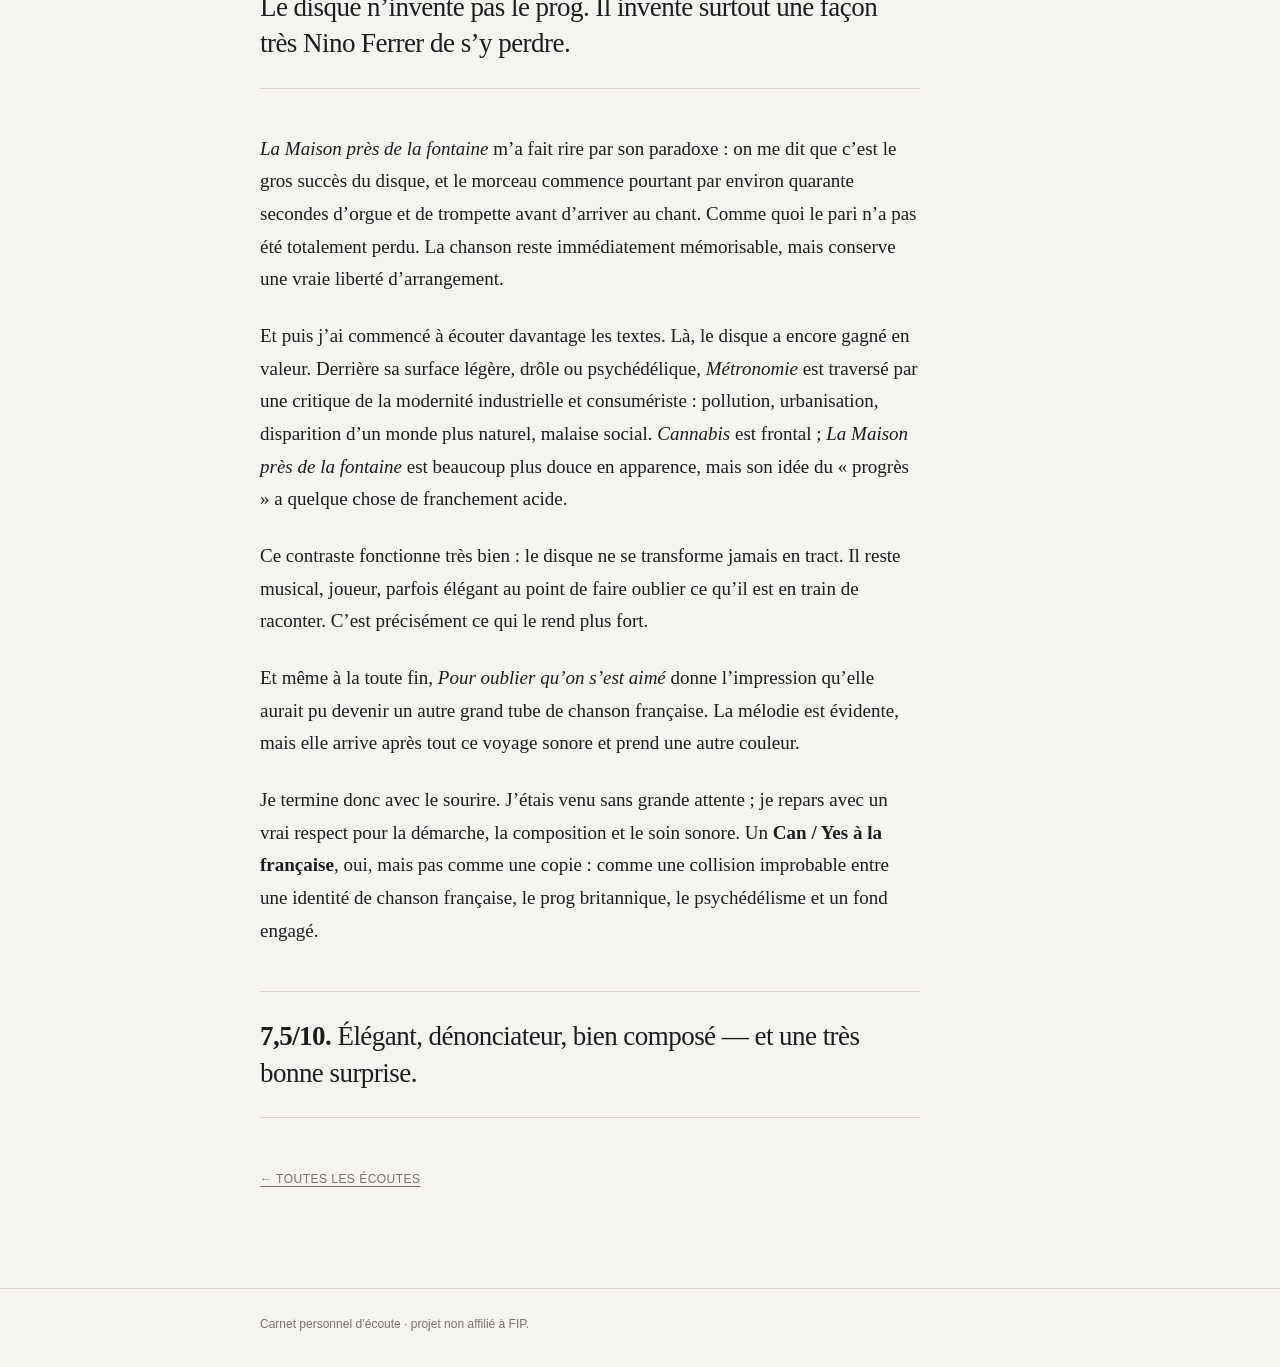
<file: nino-ferrer-metronomie.html>
<!doctype html><html lang="fr"><head><meta charset="utf-8"><meta name="viewport" content="width=device-width, initial-scale=1"><meta name="description" content="Métronomie de Nino Ferrer : un virage prog-psyché élégant, engagé et beaucoup plus singulier que l’image populaire du chanteur ne le laissait attendre."><title>Métronomie — Nino Ferrer · Écoutes</title><link rel="stylesheet" href="style.css"></head><body><header><div class="wrap brand"><a href="index.html">Écoutes</a><span>275 disques · un à la fois</span></div></header><main class="wrap"><article><div class="meta">07 · Nino Ferrer · 23 août 2026 · 7,5/10</div><img class="article-cover" src="covers/nino-ferrer-metronomie.jpg" alt="Pochette de l’album Métronomie de Nino Ferrer"><h1>Métronomie</h1><p class="authorline">Un Can / Yes à la française : élégant, dénonciateur, très bien composé.</p><div class="text"><p>Je partais presque sans attente. Nino Ferrer, dans ma tête, c’était d’abord la chanson française populaire, les refrains connus, une certaine légèreté. Et puis <em>Métronomie</em> démarre et tout se décale : longue forme, orgue, flûte, phaser, ruptures, psychédélisme très 1971. Première réaction : « attends… ça, c’est Nino Ferrer ? »</p><p>Le morceau-titre, avec ses neuf minutes et sa structure éclatée, annonce immédiatement la couleur. Rien de particulièrement révolutionnaire dans le vocabulaire : le prog et le rock psychédélique de cette époque ont produit quantité de disques plus extrêmes. Mais ici, tout est remarquablement bien fait. Les arrangements circulent sans lourdeur entre les sections, les mélodies restent lisibles et les effets de studio ne semblent jamais posés juste pour faire moderne.</p><p>Ce qui m’a surtout accroché, c’est le mélange. Sur <em>Les Enfants de la patrie</em>, la chanson française réapparaît clairement dans la diction et l’écriture, mais elle est enchâssée dans un langage prog-psyché. À cela s’ajoutent des percussions aux couleurs africaines, des voix d’arrière-plan parfois presque fantomatiques, des cuivres, des claviers, des textures qui déplacent constamment le décor. Pris séparément, ces éléments appartiennent à leur époque. Ensemble, ils construisent quelque chose de beaucoup plus étrange.</p><p class="pull">Le disque n’invente pas le prog. Il invente surtout une façon très Nino Ferrer de s’y perdre.</p><p><em>La Maison près de la fontaine</em> m’a fait rire par son paradoxe : on me dit que c’est le gros succès du disque, et le morceau commence pourtant par environ quarante secondes d’orgue et de trompette avant d’arriver au chant. Comme quoi le pari n’a pas été totalement perdu. La chanson reste immédiatement mémorisable, mais conserve une vraie liberté d’arrangement.</p><p>Et puis j’ai commencé à écouter davantage les textes. Là, le disque a encore gagné en valeur. Derrière sa surface légère, drôle ou psychédélique, <em>Métronomie</em> est traversé par une critique de la modernité industrielle et consumériste : pollution, urbanisation, disparition d’un monde plus naturel, malaise social. <em>Cannabis</em> est frontal ; <em>La Maison près de la fontaine</em> est beaucoup plus douce en apparence, mais son idée du « progrès » a quelque chose de franchement acide.</p><p>Ce contraste fonctionne très bien : le disque ne se transforme jamais en tract. Il reste musical, joueur, parfois élégant au point de faire oublier ce qu’il est en train de raconter. C’est précisément ce qui le rend plus fort.</p><p>Et même à la toute fin, <em>Pour oublier qu’on s’est aimé</em> donne l’impression qu’elle aurait pu devenir un autre grand tube de chanson française. La mélodie est évidente, mais elle arrive après tout ce voyage sonore et prend une autre couleur.</p><p>Je termine donc avec le sourire. J’étais venu sans grande attente ; je repars avec un vrai respect pour la démarche, la composition et le soin sonore. Un <strong>Can / Yes à la française</strong>, oui, mais pas comme une copie : comme une collision improbable entre une identité de chanson française, le prog britannique, le psychédélisme et un fond engagé.</p><p class="pull"><strong>7,5/10.</strong> Élégant, dénonciateur, bien composé — et une très bonne surprise.</p></div><p class="meta" style="margin-top:52px"><a href="index.html">← Toutes les écoutes</a></p></article></main><footer><div class="wrap">Carnet personnel d’écoute · projet non affilié à FIP.</div></footer></body></html>
</file>
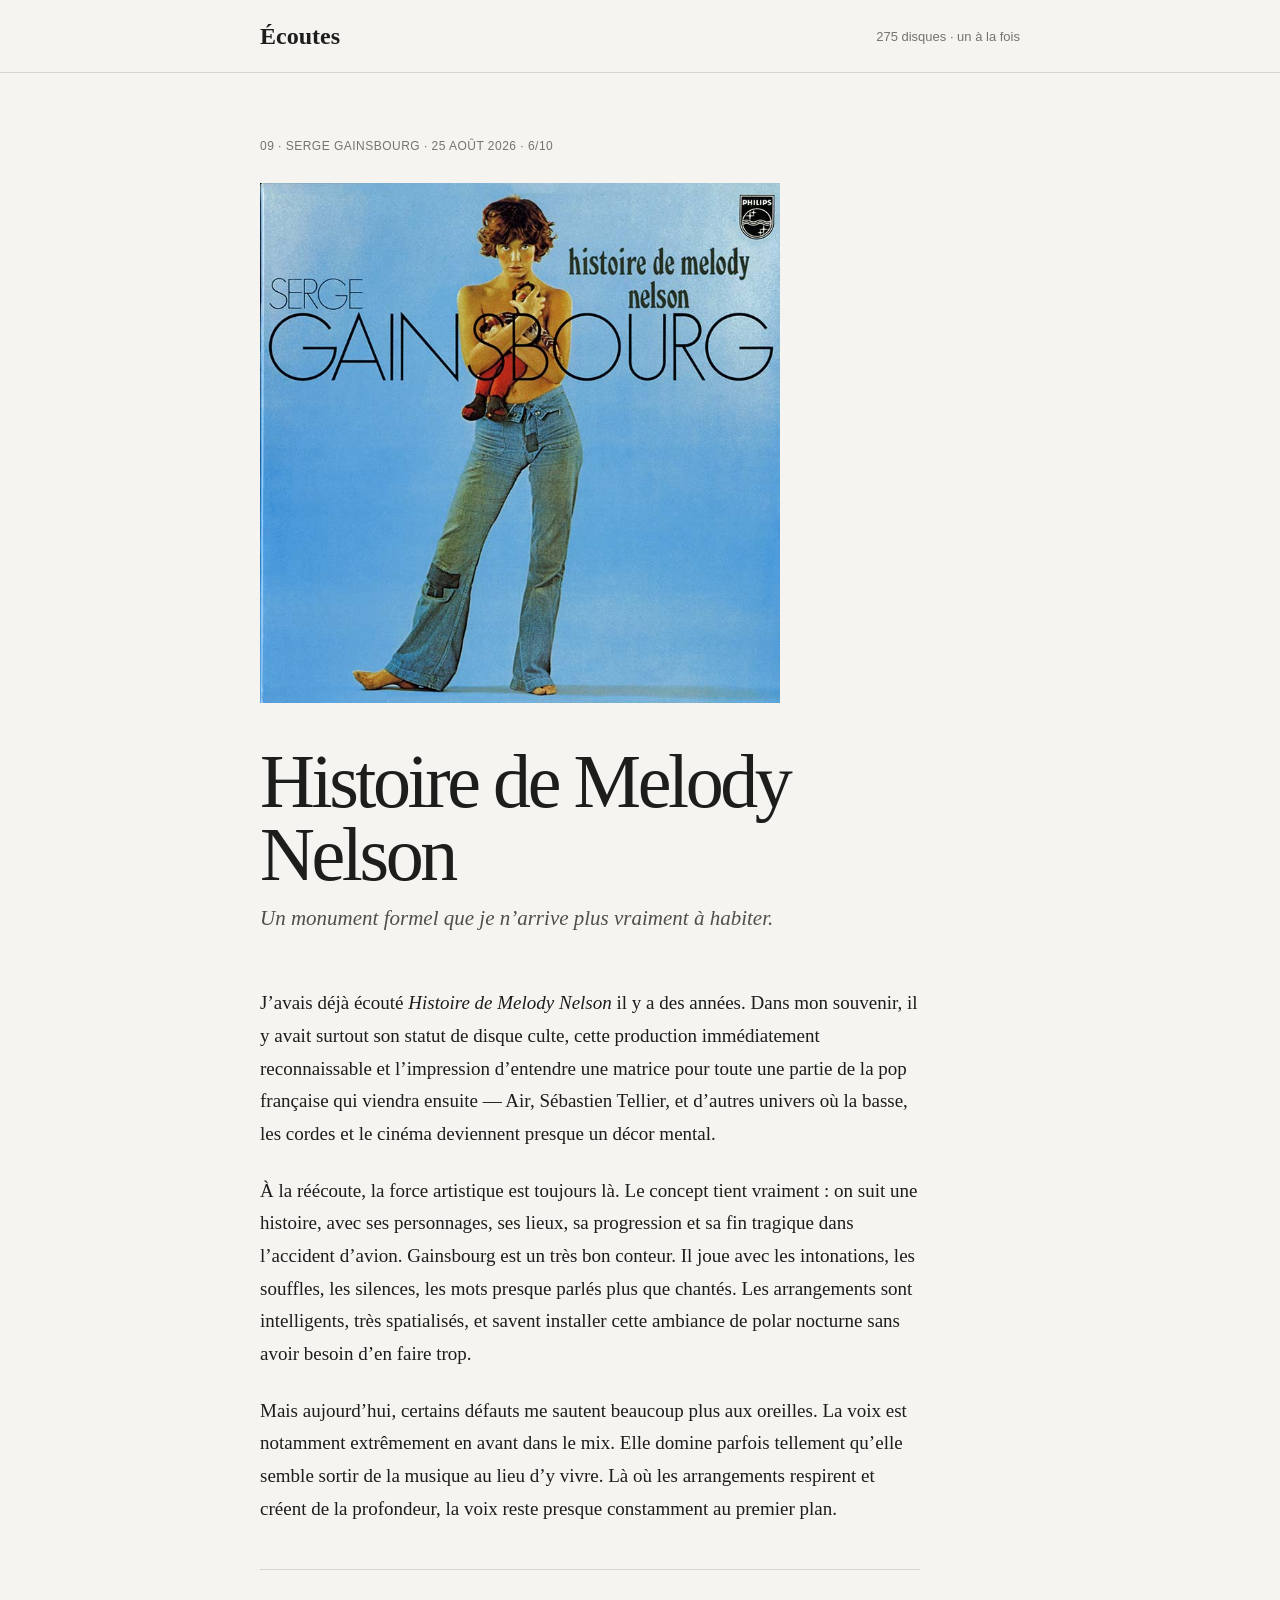
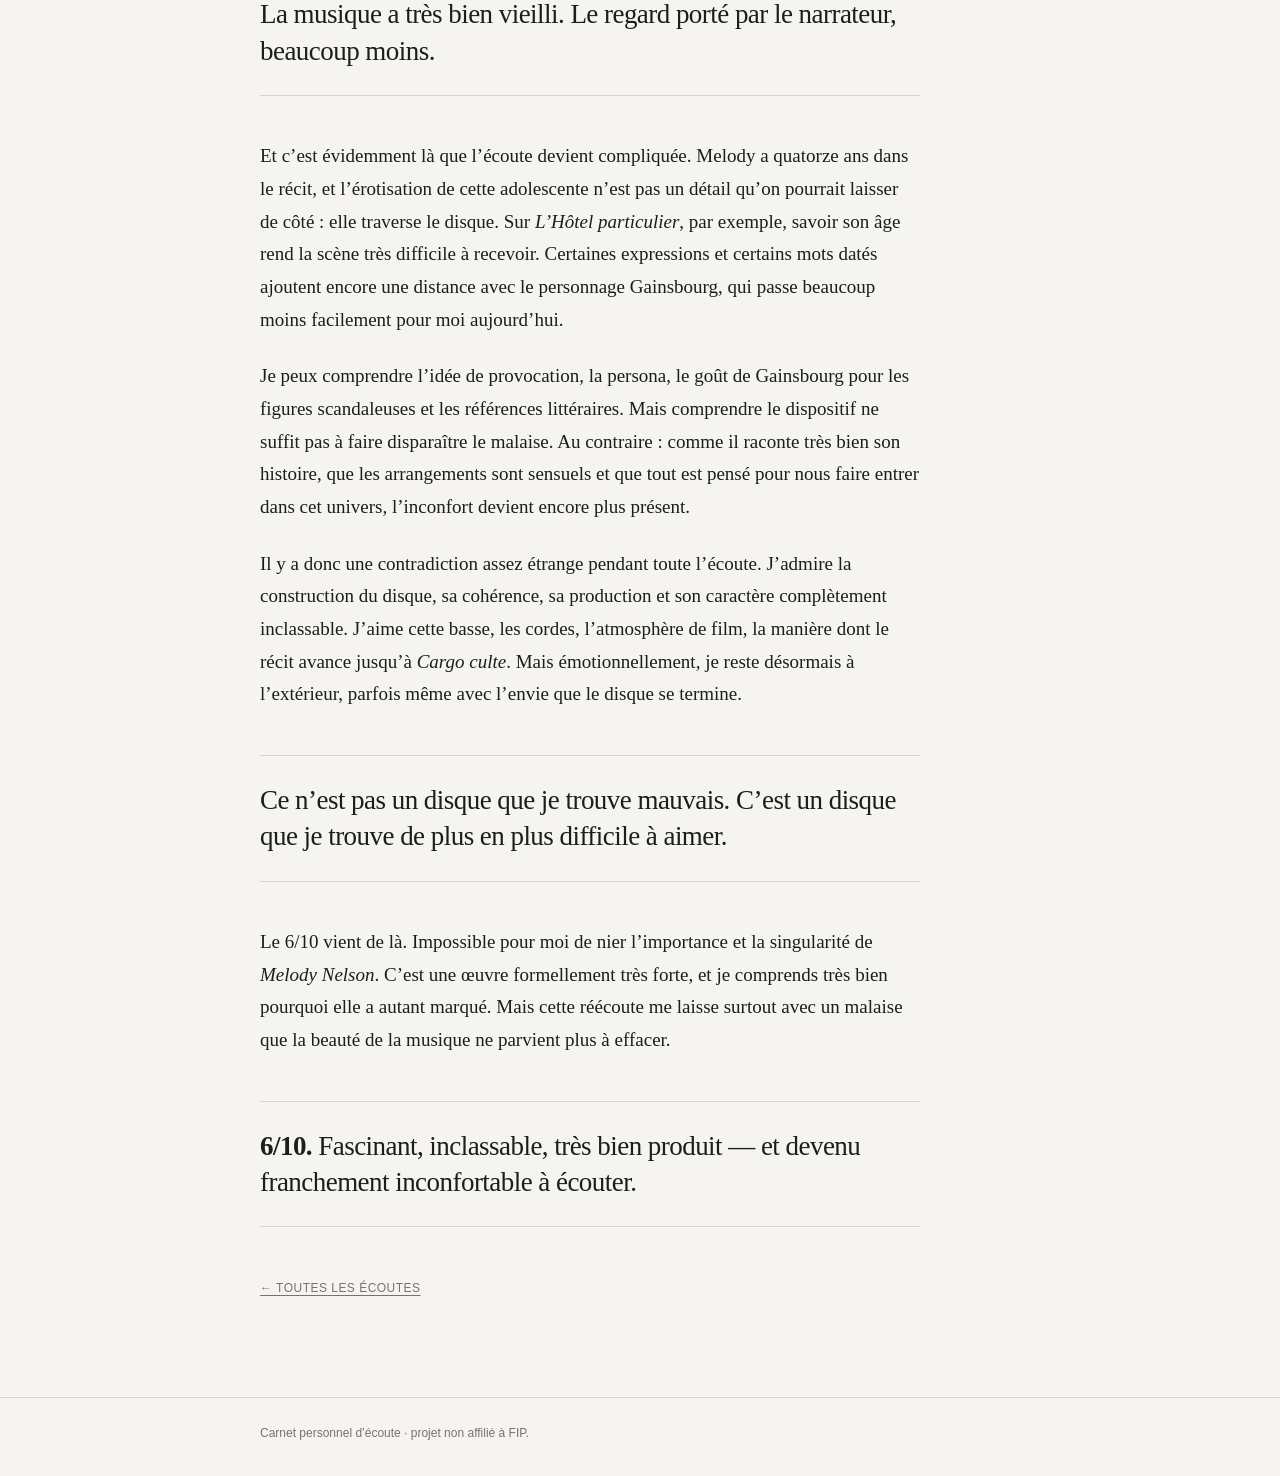
<file: serge-gainsbourg-histoire-de-melody-nelson.html>
<!doctype html><html lang="fr"><head><meta charset="utf-8"><meta name="viewport" content="width=device-width, initial-scale=1"><meta name="description" content="Histoire de Melody Nelson de Serge Gainsbourg : un album-concept formellement fort, cinématographique et influent, mais devenu difficile à écouter à cause de l’érotisation de Melody."><title>Histoire de Melody Nelson — Serge Gainsbourg · Écoutes</title><link rel="stylesheet" href="style.css"></head><body><header><div class="wrap brand"><a href="index.html">Écoutes</a><span>275 disques · un à la fois</span></div></header><main class="wrap"><article><div class="meta">09 · Serge Gainsbourg · 25 août 2026 · 6/10</div><img class="article-cover" src="covers/serge-gainsbourg-histoire-de-melody-nelson.jpg" alt="Pochette de l’album Histoire de Melody Nelson de Serge Gainsbourg"><h1>Histoire de Melody Nelson</h1><p class="authorline">Un monument formel que je n’arrive plus vraiment à habiter.</p><div class="text"><p>J’avais déjà écouté <em>Histoire de Melody Nelson</em> il y a des années. Dans mon souvenir, il y avait surtout son statut de disque culte, cette production immédiatement reconnaissable et l’impression d’entendre une matrice pour toute une partie de la pop française qui viendra ensuite — Air, Sébastien Tellier, et d’autres univers où la basse, les cordes et le cinéma deviennent presque un décor mental.</p><p>À la réécoute, la force artistique est toujours là. Le concept tient vraiment : on suit une histoire, avec ses personnages, ses lieux, sa progression et sa fin tragique dans l’accident d’avion. Gainsbourg est un très bon conteur. Il joue avec les intonations, les souffles, les silences, les mots presque parlés plus que chantés. Les arrangements sont intelligents, très spatialisés, et savent installer cette ambiance de polar nocturne sans avoir besoin d’en faire trop.</p><p>Mais aujourd’hui, certains défauts me sautent beaucoup plus aux oreilles. La voix est notamment extrêmement en avant dans le mix. Elle domine parfois tellement qu’elle semble sortir de la musique au lieu d’y vivre. Là où les arrangements respirent et créent de la profondeur, la voix reste presque constamment au premier plan.</p><p class="pull">La musique a très bien vieilli. Le regard porté par le narrateur, beaucoup moins.</p><p>Et c’est évidemment là que l’écoute devient compliquée. Melody a quatorze ans dans le récit, et l’érotisation de cette adolescente n’est pas un détail qu’on pourrait laisser de côté : elle traverse le disque. Sur <em>L’Hôtel particulier</em>, par exemple, savoir son âge rend la scène très difficile à recevoir. Certaines expressions et certains mots datés ajoutent encore une distance avec le personnage Gainsbourg, qui passe beaucoup moins facilement pour moi aujourd’hui.</p><p>Je peux comprendre l’idée de provocation, la persona, le goût de Gainsbourg pour les figures scandaleuses et les références littéraires. Mais comprendre le dispositif ne suffit pas à faire disparaître le malaise. Au contraire : comme il raconte très bien son histoire, que les arrangements sont sensuels et que tout est pensé pour nous faire entrer dans cet univers, l’inconfort devient encore plus présent.</p><p>Il y a donc une contradiction assez étrange pendant toute l’écoute. J’admire la construction du disque, sa cohérence, sa production et son caractère complètement inclassable. J’aime cette basse, les cordes, l’atmosphère de film, la manière dont le récit avance jusqu’à <em>Cargo culte</em>. Mais émotionnellement, je reste désormais à l’extérieur, parfois même avec l’envie que le disque se termine.</p><p class="pull">Ce n’est pas un disque que je trouve mauvais. C’est un disque que je trouve de plus en plus difficile à aimer.</p><p>Le 6/10 vient de là. Impossible pour moi de nier l’importance et la singularité de <em>Melody Nelson</em>. C’est une œuvre formellement très forte, et je comprends très bien pourquoi elle a autant marqué. Mais cette réécoute me laisse surtout avec un malaise que la beauté de la musique ne parvient plus à effacer.</p><p class="pull"><strong>6/10.</strong> Fascinant, inclassable, très bien produit — et devenu franchement inconfortable à écouter.</p></div><p class="meta" style="margin-top:52px"><a href="index.html">← Toutes les écoutes</a></p></article></main><footer><div class="wrap">Carnet personnel d’écoute · projet non affilié à FIP.</div></footer></body></html>
</file>
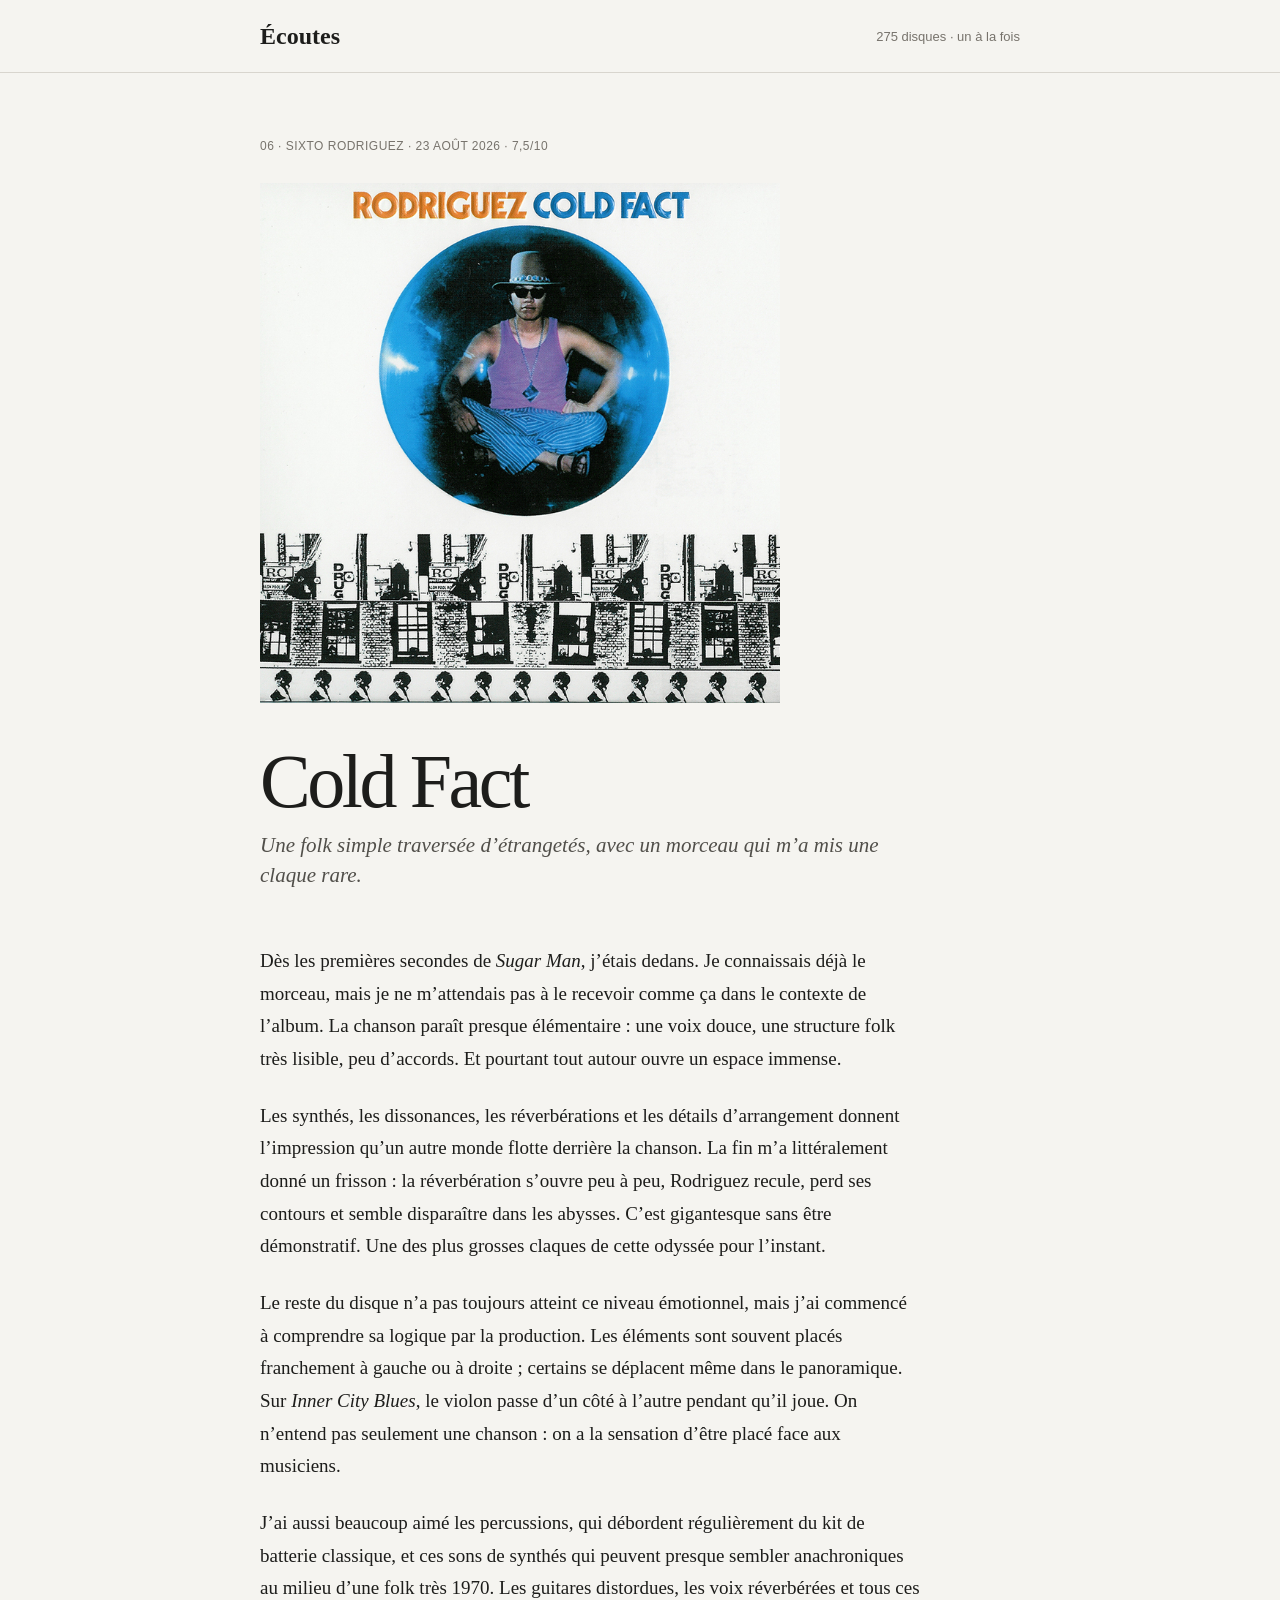
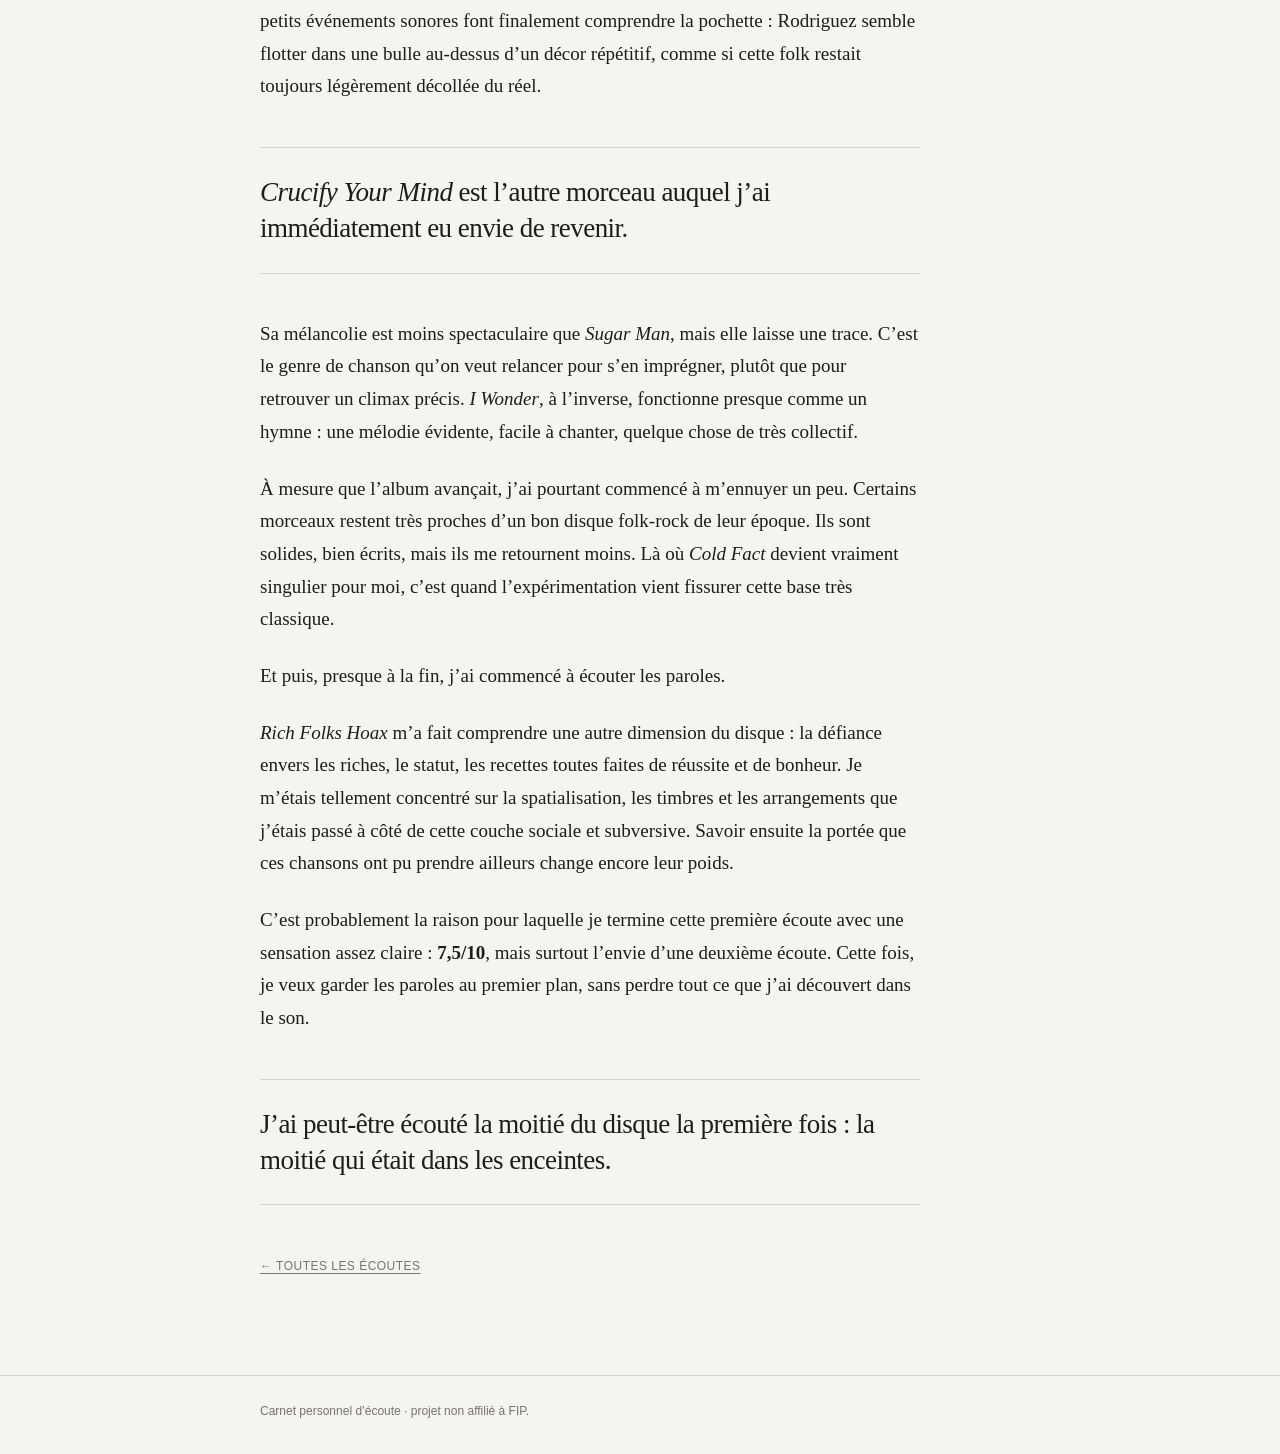
<file: sixto-rodriguez-cold-fact.html>
<!doctype html><html lang="fr"><head><meta charset="utf-8"><meta name="viewport" content="width=device-width, initial-scale=1"><meta name="description" content="Cold Fact de Sixto Rodriguez : une folk simple traversée d’étrangetés psychédéliques, avec Sugar Man comme choc absolu."><title>Cold Fact — Sixto Rodriguez · Écoutes</title><link rel="stylesheet" href="style.css"></head><body><header><div class="wrap brand"><a href="index.html">Écoutes</a><span>275 disques · un à la fois</span></div></header><main class="wrap"><article><div class="meta">06 · Sixto Rodriguez · 23 août 2026 · 7,5/10</div><img class="article-cover" src="covers/sixto-rodriguez-cold-fact.jpg" alt="Pochette de l’album Cold Fact de Sixto Rodriguez"><h1>Cold Fact</h1><p class="authorline">Une folk simple traversée d’étrangetés, avec un morceau qui m’a mis une claque rare.</p><div class="text"><p>Dès les premières secondes de <em>Sugar Man</em>, j’étais dedans. Je connaissais déjà le morceau, mais je ne m’attendais pas à le recevoir comme ça dans le contexte de l’album. La chanson paraît presque élémentaire : une voix douce, une structure folk très lisible, peu d’accords. Et pourtant tout autour ouvre un espace immense.</p><p>Les synthés, les dissonances, les réverbérations et les détails d’arrangement donnent l’impression qu’un autre monde flotte derrière la chanson. La fin m’a littéralement donné un frisson : la réverbération s’ouvre peu à peu, Rodriguez recule, perd ses contours et semble disparaître dans les abysses. C’est gigantesque sans être démonstratif. Une des plus grosses claques de cette odyssée pour l’instant.</p><p>Le reste du disque n’a pas toujours atteint ce niveau émotionnel, mais j’ai commencé à comprendre sa logique par la production. Les éléments sont souvent placés franchement à gauche ou à droite ; certains se déplacent même dans le panoramique. Sur <em>Inner City Blues</em>, le violon passe d’un côté à l’autre pendant qu’il joue. On n’entend pas seulement une chanson : on a la sensation d’être placé face aux musiciens.</p><p>J’ai aussi beaucoup aimé les percussions, qui débordent régulièrement du kit de batterie classique, et ces sons de synthés qui peuvent presque sembler anachroniques au milieu d’une folk très 1970. Les guitares distordues, les voix réverbérées et tous ces petits événements sonores font finalement comprendre la pochette : Rodriguez semble flotter dans une bulle au-dessus d’un décor répétitif, comme si cette folk restait toujours légèrement décollée du réel.</p><p class="pull"><em>Crucify Your Mind</em> est l’autre morceau auquel j’ai immédiatement eu envie de revenir.</p><p>Sa mélancolie est moins spectaculaire que <em>Sugar Man</em>, mais elle laisse une trace. C’est le genre de chanson qu’on veut relancer pour s’en imprégner, plutôt que pour retrouver un climax précis. <em>I Wonder</em>, à l’inverse, fonctionne presque comme un hymne : une mélodie évidente, facile à chanter, quelque chose de très collectif.</p><p>À mesure que l’album avançait, j’ai pourtant commencé à m’ennuyer un peu. Certains morceaux restent très proches d’un bon disque folk-rock de leur époque. Ils sont solides, bien écrits, mais ils me retournent moins. Là où <em>Cold Fact</em> devient vraiment singulier pour moi, c’est quand l’expérimentation vient fissurer cette base très classique.</p><p>Et puis, presque à la fin, j’ai commencé à écouter les paroles.</p><p><em>Rich Folks Hoax</em> m’a fait comprendre une autre dimension du disque : la défiance envers les riches, le statut, les recettes toutes faites de réussite et de bonheur. Je m’étais tellement concentré sur la spatialisation, les timbres et les arrangements que j’étais passé à côté de cette couche sociale et subversive. Savoir ensuite la portée que ces chansons ont pu prendre ailleurs change encore leur poids.</p><p>C’est probablement la raison pour laquelle je termine cette première écoute avec une sensation assez claire : <strong>7,5/10</strong>, mais surtout l’envie d’une deuxième écoute. Cette fois, je veux garder les paroles au premier plan, sans perdre tout ce que j’ai découvert dans le son.</p><p class="pull">J’ai peut-être écouté la moitié du disque la première fois : la moitié qui était dans les enceintes.</p></div><p class="meta" style="margin-top:52px"><a href="index.html">← Toutes les écoutes</a></p></article></main><footer><div class="wrap">Carnet personnel d’écoute · projet non affilié à FIP.</div></footer></body></html>
</file>
<file: style.css>
:root {
  --bg: #f5f4f0;
  --text: #1d1d1b;
  --muted: #77736c;
  --line: #d8d5ce;
  --soft: #ece9e2;
  --max: 760px;
}

* { box-sizing: border-box; }

html {
  background: var(--bg);
  color: var(--text);
  font-family: Georgia, "Times New Roman", serif;
  -webkit-font-smoothing: antialiased;
}

body {
  margin: 0;
  background: var(--bg);
  color: var(--text);
}

a {
  color: inherit;
  text-decoration-thickness: 1px;
  text-underline-offset: 3px;
}

img { display: block; max-width: 100%; }

.wrap {
  width: min(calc(100% - 40px), var(--max));
  margin-inline: auto;
}

header {
  border-bottom: 1px solid var(--line);
}

.brand {
  min-height: 72px;
  display: flex;
  align-items: center;
  justify-content: space-between;
  gap: 24px;
  font-family: -apple-system, BlinkMacSystemFont, "Segoe UI", sans-serif;
}

.brand a {
  font-family: Georgia, "Times New Roman", serif;
  font-size: 24px;
  font-weight: 700;
  text-decoration: none;
}

.brand span {
  color: var(--muted);
  font-size: 13px;
}

main {
  padding: 64px 0 88px;
}

.meta {
  font-family: -apple-system, BlinkMacSystemFont, "Segoe UI", sans-serif;
  color: var(--muted);
  font-size: 12px;
  line-height: 1.5;
  letter-spacing: .04em;
  text-transform: uppercase;
}

h1 {
  margin: 16px 0 24px;
  font-size: clamp(48px, 8vw, 76px);
  line-height: .96;
  letter-spacing: -.045em;
  font-weight: 500;
}

.lede {
  margin: 0 0 64px;
  max-width: 680px;
  font-size: 21px;
  line-height: 1.55;
}

.filters {
  margin: -18px 0 42px;
  font-family: -apple-system, BlinkMacSystemFont, "Segoe UI", sans-serif;
}

.filters h2 {
  margin: 0 0 20px;
  font-family: Georgia, "Times New Roman", serif;
  font-size: 21px;
  line-height: 1.2;
  font-weight: 500;
}

.filter-controls {
  display: grid;
  grid-template-columns: repeat(3, minmax(0, 1fr));
  gap: 18px;
}

.filter-field label {
  display: block;
  margin-bottom: 5px;
  color: var(--muted);
  font-size: 11px;
  letter-spacing: .04em;
  text-transform: uppercase;
}

.filter-field select {
  width: 100%;
  min-height: 38px;
  padding: 7px 2px 8px;
  border: 0;
  border-bottom: 1px solid var(--line);
  border-radius: 0;
  background: transparent;
  color: var(--text);
  font: inherit;
  font-size: 14px;
}

.filter-field select:focus-visible,
.filter-reset:focus-visible {
  outline: 2px solid var(--text);
  outline-offset: 3px;
}

.filter-summary {
  display: flex;
  align-items: center;
  justify-content: space-between;
  gap: 24px;
  margin-top: 20px;
  min-height: 24px;
}

.filter-summary p {
  margin: 0;
  color: var(--muted);
  font-size: 13px;
}

.filter-reset {
  padding: 0;
  border: 0;
  background: transparent;
  color: var(--muted);
  font: inherit;
  font-size: 13px;
  text-decoration: underline;
  text-decoration-thickness: 1px;
  text-underline-offset: 3px;
  cursor: pointer;
}

.filter-reset:hover {
  color: var(--text);
}

.list {
  border-top: 1px solid var(--line);
}

.item {
  display: grid;
  grid-template-columns: 40px 82px 1fr auto;
  gap: 18px;
  align-items: center;
  padding: 20px 0;
  border-bottom: 1px solid var(--line);
}

.n,
.score {
  font-family: -apple-system, BlinkMacSystemFont, "Segoe UI", sans-serif;
}

.n {
  align-self: start;
  padding-top: 2px;
  color: var(--muted);
  font-size: 12px;
}

.score {
  align-self: start;
  white-space: nowrap;
  font-size: 13px;
  font-weight: 600;
}

.cover-link {
  text-decoration: none;
}

.cover {
  width: 82px;
  aspect-ratio: 1;
  object-fit: cover;
  background: var(--soft);
}

.cover-fallback {
  display: grid;
  place-items: center;
  font-family: -apple-system, BlinkMacSystemFont, "Segoe UI", sans-serif;
  font-size: 18px;
  letter-spacing: .08em;
}

.item h2 {
  margin: 0 0 7px;
  font-size: 25px;
  line-height: 1.05;
  font-weight: 500;
  letter-spacing: -.02em;
}

.item div > a {
  text-decoration: none;
}

.item p {
  margin: 0;
  color: #514f4a;
  font-size: 15px;
  line-height: 1.45;
}

.item[hidden],
.filter-reset[hidden],
.no-results[hidden] {
  display: none;
}

.no-results {
  margin: 0;
  padding: 28px 0;
  border-bottom: 1px solid var(--line);
  color: var(--muted);
  font-size: 17px;
  line-height: 1.5;
}

article {
  max-width: 700px;
}

.article-cover {
  width: min(100%, 520px);
  aspect-ratio: 1;
  object-fit: cover;
  margin: 28px 0 42px;
}

article h1 {
  margin-bottom: 12px;
}

.authorline {
  margin: 0 0 54px;
  max-width: 620px;
  color: #514f4a;
  font-size: 21px;
  line-height: 1.45;
  font-style: italic;
}

.text {
  max-width: 660px;
}

.text p {
  margin: 0 0 24px;
  font-size: 19px;
  line-height: 1.72;
}

.text .pull {
  margin: 44px 0;
  padding: 26px 0;
  border-top: 1px solid var(--line);
  border-bottom: 1px solid var(--line);
  font-size: 27px;
  line-height: 1.35;
  letter-spacing: -.02em;
}

footer {
  border-top: 1px solid var(--line);
  color: var(--muted);
  font-family: -apple-system, BlinkMacSystemFont, "Segoe UI", sans-serif;
  font-size: 12px;
}

footer .wrap {
  padding: 28px 0 36px;
}

@media (max-width: 680px) {
  .wrap {
    width: min(calc(100% - 28px), var(--max));
  }

  .brand {
    min-height: 62px;
  }

  .brand span {
    display: none;
  }

  main {
    padding-top: 42px;
  }

  h1 {
    font-size: 48px;
  }

  .lede {
    font-size: 18px;
    margin-bottom: 46px;
  }

  .filters {
    margin: -4px 0 34px;
  }

  .filter-controls {
    grid-template-columns: 1fr;
    gap: 16px;
  }

  .item {
    grid-template-columns: 26px 68px 1fr;
    gap: 12px;
    align-items: start;
  }

  .cover {
    width: 68px;
  }

  .score {
    grid-column: 3;
    margin-top: -8px;
    color: var(--muted);
  }

  .item h2 {
    font-size: 21px;
  }

  .item p {
    font-size: 14px;
  }

  .article-cover {
    margin-bottom: 32px;
  }

  .authorline {
    font-size: 18px;
    margin-bottom: 42px;
  }

  .text p {
    font-size: 18px;
    line-height: 1.67;
  }

  .text .pull {
    font-size: 24px;
  }
}
</file>
